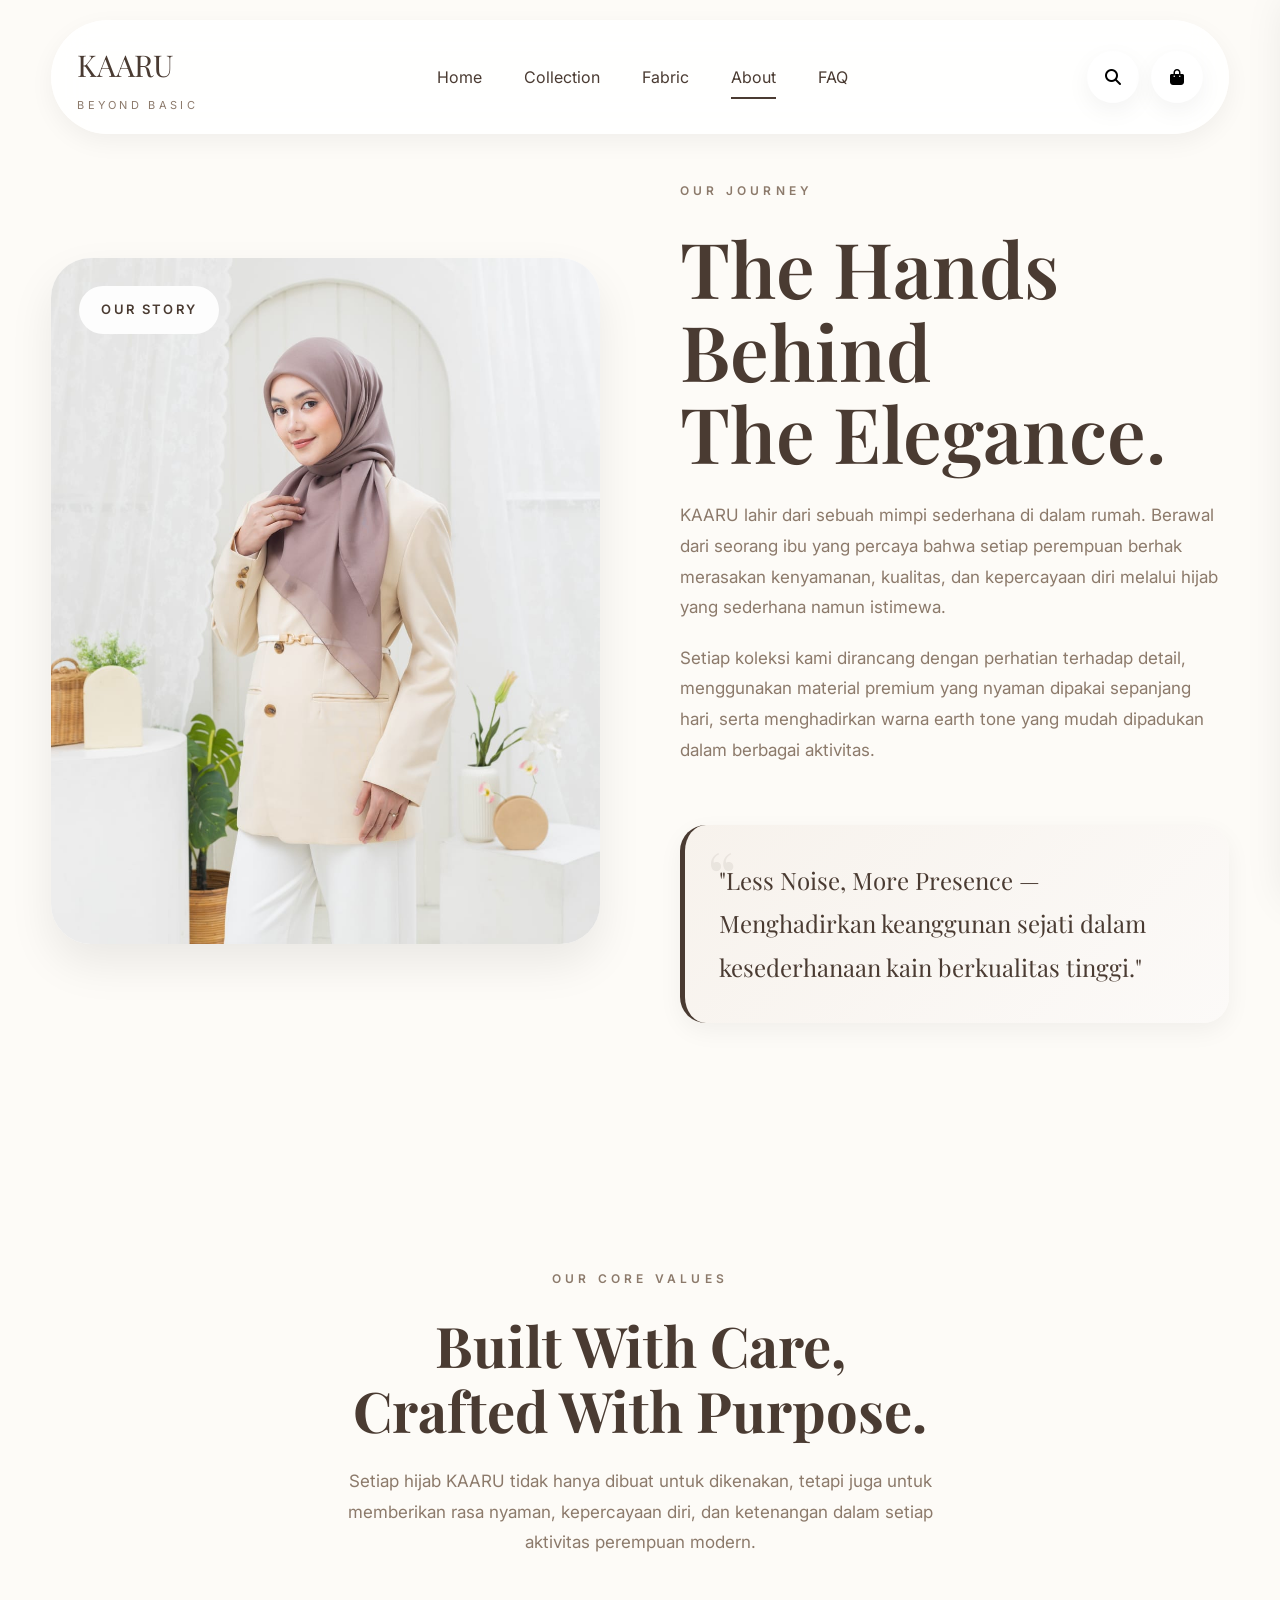
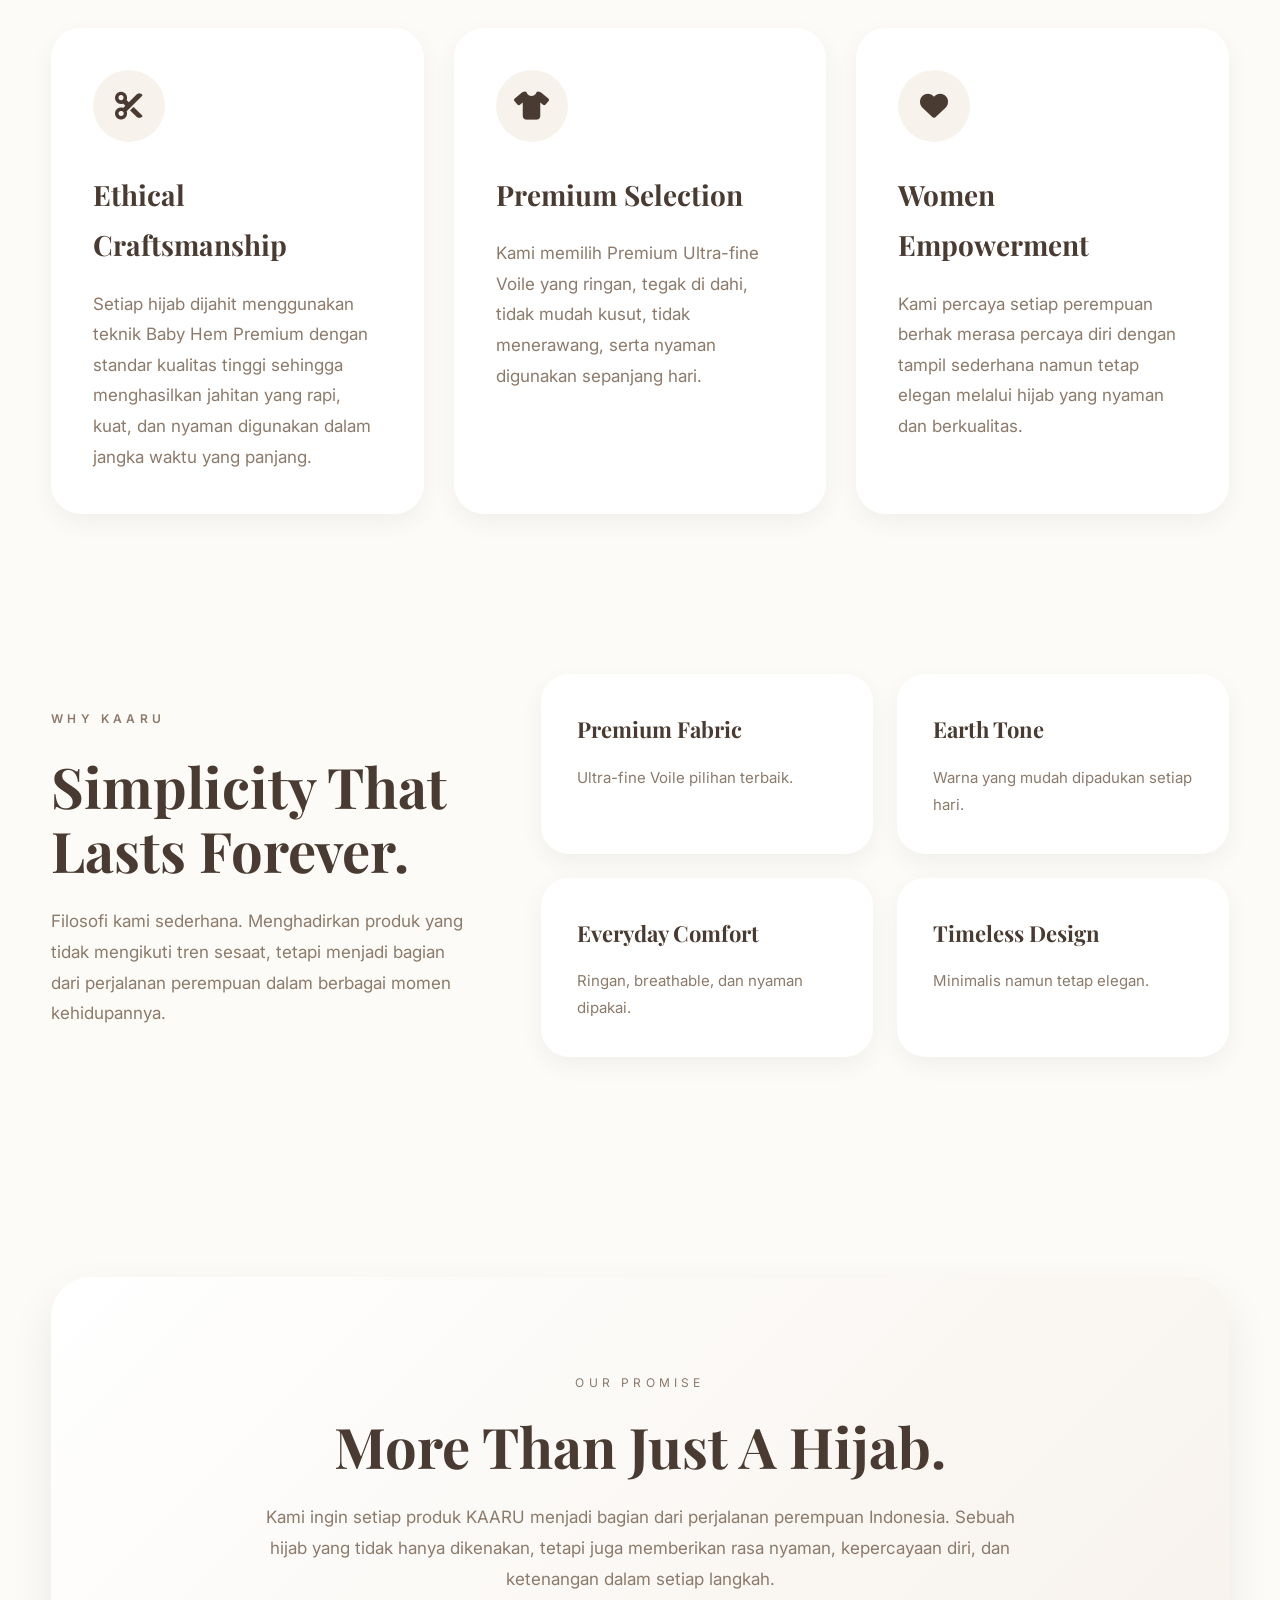
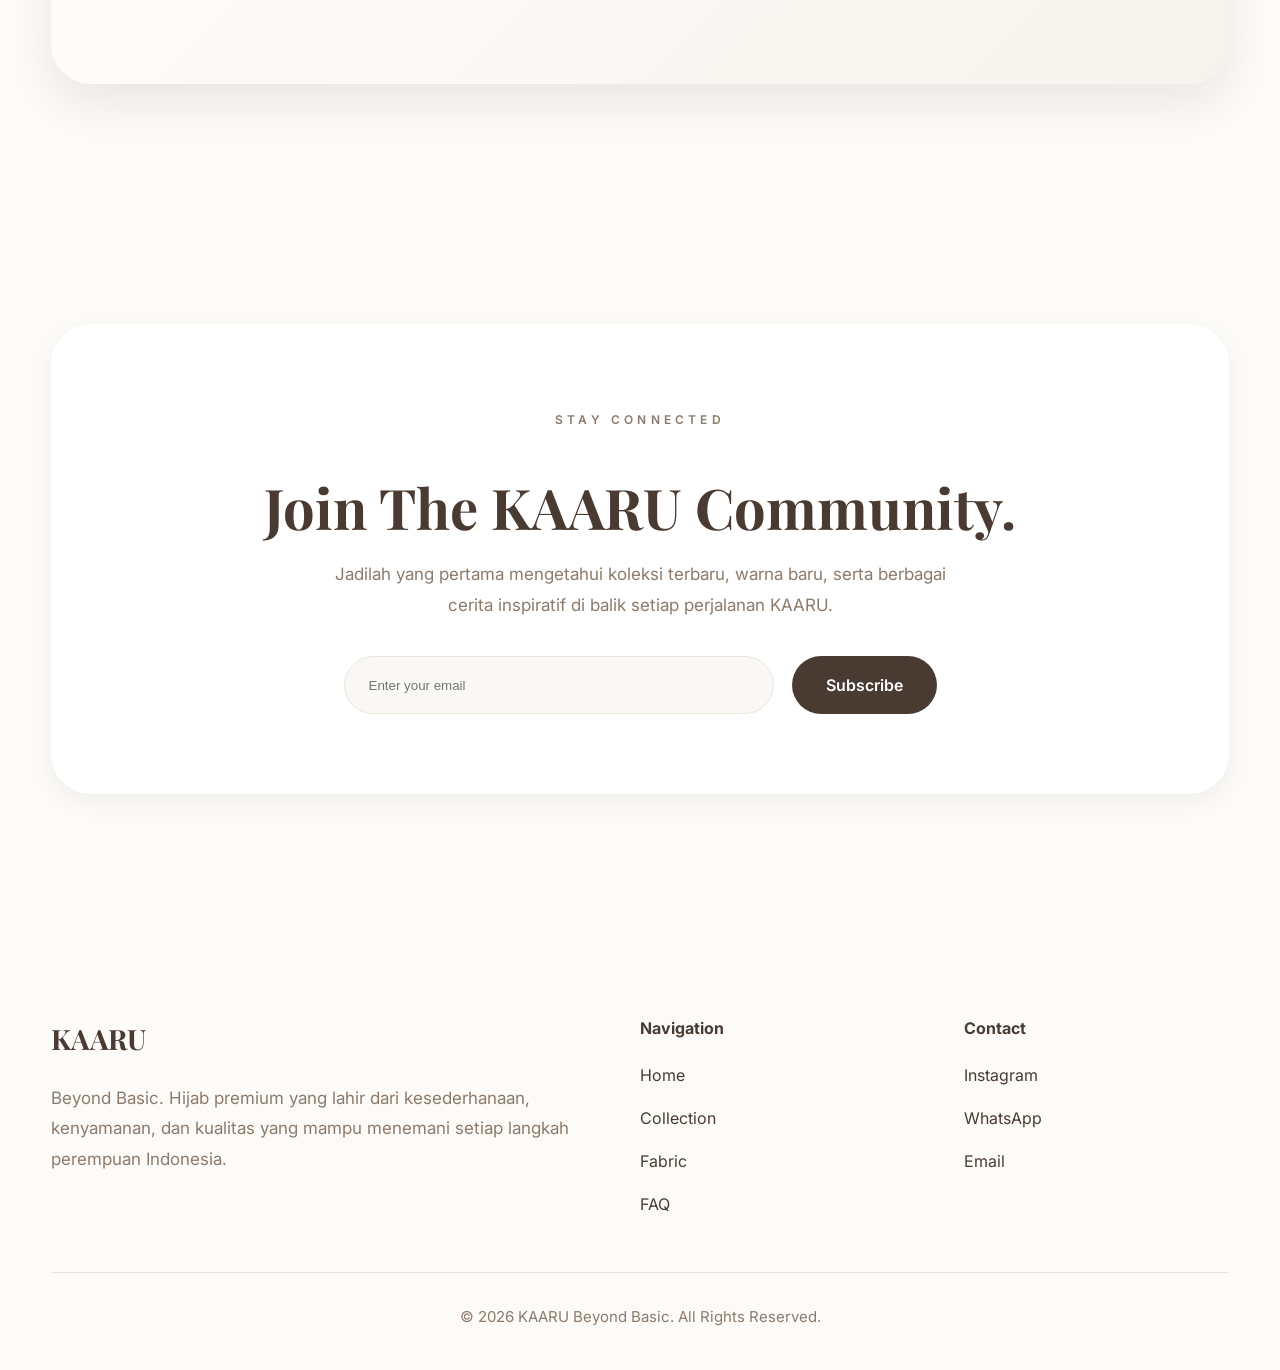
<file: about/index.html>
<!DOCTYPE html>
<html lang="en">

<head>

    <!-- ==================================================
                            META
    =================================================== -->

    <meta charset="UTF-8">

    <meta name="viewport"
        content="width=device-width, initial-scale=1.0">

    <title>

        About • KAARU Beyond Basic

    </title>

    <!-- ==================================================
                        GOOGLE FONT
    =================================================== -->

    <link rel="preconnect"
        href="https://fonts.googleapis.com">

    <link rel="preconnect"
        href="https://fonts.gstatic.com"
        crossorigin>

    <link href="https://fonts.googleapis.com/css2?family=Playfair+Display:wght@500;600;700&family=Inter:wght@300;400;500;600;700&display=swap"
        rel="stylesheet">

    <!-- ==================================================
                        FONT AWESOME
    =================================================== -->

    <link rel="stylesheet"
        href="https://cdnjs.cloudflare.com/ajax/libs/font-awesome/6.7.2/css/all.min.css">

    <!-- ==================================================
                            CSS
    =================================================== -->

    <link rel="stylesheet"
        href="style.css">

</head>

<body>

<!-- ==================================================
                        OVERLAY
=================================================== -->

<div id="overlay"
    class="overlay">

</div>

<!-- ==================================================
                    MOBILE MENU
=================================================== -->

<aside id="mobileMenu"
    class="mobile-menu">

    <div class="mobile-header">

        <h2>

            Navigation

        </h2>

        <button id="closeMenu">

            <i class="fa-solid fa-xmark"></i>

        </button>

    </div>

    <nav class="mobile-nav">

        <a href="../index.html">

            Home

        </a>

        <a href="../collection/index.html">

            Collection

        </a>

        <a href="../fabric/index.html">

            Fabric

        </a>

        <a href="../about/index.html"
            class="active">

            About

        </a>

        <a href="../faq/index.html">

            FAQ

        </a>

    </nav>

</aside>

<!-- ==================================================
                        HEADER
=================================================== -->

<header class="header">

    <div class="container">

        <div class="navbar">

            <!-- Logo -->

            <a href="../index.html"
                class="logo">

                KAARU

                <span>

                    Beyond Basic

                </span>

            </a>

            <!-- Desktop Navigation -->

            <nav class="desktop-nav">

                <a href="../index.html">

                    Home

                </a>

                <a href="../collection/index.html">

                    Collection

                </a>

                <a href="../fabric/index.html">

                    Fabric

                </a>

                <a href="../about/index.html"
                    class="active">

                    About

                </a>

                <a href="../faq/index.html">

                    FAQ

                </a>

            </nav>

            <!-- Right Action -->

            <div class="nav-action">

                <button id="searchBtn"
                    class="icon-btn">

                    <i class="fa-solid fa-magnifying-glass"></i>

                </button>

                <button id="cartBtn"
                    class="icon-btn">

                    <i class="fa-solid fa-bag-shopping"></i>

                </button>

                <button id="menuBtn"
                    class="icon-btn mobile-only">

                    <i class="fa-solid fa-bars"></i>

                </button>

            </div>

        </div>

    </div>

</header>

<!-- ==================================================
                        MAIN
=================================================== -->

<main>

<!-- ==================================================
                    ABOUT HERO
=================================================== -->

<section class="about-section">

    <div class="container">

        <div class="about-layout">

            <!-- ==========================================
            STORY IMAGE
========================================== -->

<div class="story-image">

    <div class="story-badge">

        Our Story

    </div>

    <img
        src="Foto Model 1.jpeg"
        alt="Our Story">

</div>

            <!-- ==========================================
                    STORY CONTENT
            =========================================== -->

            <div class="story-content">

                <span class="section-label">

                    OUR JOURNEY

                </span>

                <h1>

                    The Hands Behind
                    <br>
                    The Elegance.

                </h1>

                <p>

                    KAARU lahir dari sebuah mimpi sederhana di
                    dalam rumah. Berawal dari seorang ibu yang
                    percaya bahwa setiap perempuan berhak
                    merasakan kenyamanan, kualitas, dan
                    kepercayaan diri melalui hijab yang
                    sederhana namun istimewa.

                </p>

                <p>

                    Setiap koleksi kami dirancang dengan
                    perhatian terhadap detail, menggunakan
                    material premium yang nyaman dipakai
                    sepanjang hari, serta menghadirkan warna
                    earth tone yang mudah dipadukan dalam
                    berbagai aktivitas.

                </p>

                <!-- Quote -->

                <blockquote class="brand-quote">

                    "Less Noise, More Presence —
                    Menghadirkan keanggunan sejati
                    dalam kesederhanaan kain
                    berkualitas tinggi."

                </blockquote>

            </div>

        </div>

    </div>

</section>
<!-- ==================================================
                    OUR CORE VALUES
=================================================== -->

<section class="values-section">

    <div class="container">

        <!-- ==========================================
                    SECTION TITLE
        =========================================== -->

        <div class="section-heading">

            <span class="section-label">

                OUR CORE VALUES

            </span>

            <h2>

                Built With Care,
                <br>
                Crafted With Purpose.

            </h2>

            <p>

                Setiap hijab KAARU tidak hanya dibuat untuk
                dikenakan, tetapi juga untuk memberikan rasa
                nyaman, kepercayaan diri, dan ketenangan dalam
                setiap aktivitas perempuan modern.

            </p>

        </div>

        <!-- ==========================================
                    VALUE CARDS
        =========================================== -->

        <div class="values-grid">

            <!-- ===============================
                    CARD 1
            ================================ -->

            <article class="value-card fade-up">

                <div class="value-icon">

                    <i class="fa-solid fa-scissors"></i>

                </div>

                <h3>

                    Ethical Craftsmanship

                </h3>

                <p>

                    Setiap hijab dijahit menggunakan teknik
                    Baby Hem Premium dengan standar kualitas
                    tinggi sehingga menghasilkan jahitan yang
                    rapi, kuat, dan nyaman digunakan dalam
                    jangka waktu yang panjang.

                </p>

            </article>

            <!-- ===============================
                    CARD 2
            ================================ -->

            <article class="value-card fade-up">

                <div class="value-icon">

                    <i class="fa-solid fa-shirt"></i>

                </div>

                <h3>

                    Premium Selection

                </h3>

                <p>

                    Kami memilih Premium Ultra-fine Voile
                    yang ringan, tegak di dahi, tidak mudah
                    kusut, tidak menerawang, serta nyaman
                    digunakan sepanjang hari.

                </p>

            </article>

            <!-- ===============================
                    CARD 3
            ================================ -->

            <article class="value-card fade-up">

                <div class="value-icon">

                    <i class="fa-solid fa-heart"></i>

                </div>

                <h3>

                    Women Empowerment

                </h3>

                <p>

                    Kami percaya setiap perempuan berhak
                    merasa percaya diri dengan tampil
                    sederhana namun tetap elegan melalui
                    hijab yang nyaman dan berkualitas.

                </p>

            </article>

        </div>

    </div>

</section>





<!-- ==================================================
                BRAND HIGHLIGHTS
=================================================== -->

<section class="highlight-section">

    <div class="container">

        <div class="highlight-wrapper">

            <!-- ===============================
                    LEFT
            ================================ -->

            <div class="highlight-text fade-up">

                <span class="section-label">

                    WHY KAARU

                </span>

                <h2>

                    Simplicity That
                    Lasts Forever.

                </h2>

                <p>

                    Filosofi kami sederhana. Menghadirkan
                    produk yang tidak mengikuti tren sesaat,
                    tetapi menjadi bagian dari perjalanan
                    perempuan dalam berbagai momen
                    kehidupannya.

                </p>

            </div>

            <!-- ===============================
                    RIGHT
            ================================ -->

            <div class="highlight-grid">

                <div class="highlight-card">

                    <h3>

                        Premium Fabric

                    </h3>

                    <p>

                        Ultra-fine Voile pilihan terbaik.

                    </p>

                </div>

                <div class="highlight-card">

                    <h3>

                        Earth Tone

                    </h3>

                    <p>

                        Warna yang mudah dipadukan setiap hari.

                    </p>

                </div>

                <div class="highlight-card">

                    <h3>

                        Everyday Comfort

                    </h3>

                    <p>

                        Ringan, breathable,
                        dan nyaman dipakai.

                    </p>

                </div>

                <div class="highlight-card">

                    <h3>

                        Timeless Design

                    </h3>

                    <p>

                        Minimalis namun tetap elegan.

                    </p>

                </div>

            </div>

        </div>

    </div>

</section>





<!-- ==================================================
                    OUR PROMISE
=================================================== -->

<section class="promise-section">

    <div class="container">

        <div class="promise-card fade-up">

            <span>

                OUR PROMISE

            </span>

            <h2>

                More Than
                Just A Hijab.

            </h2>

            <p>

                Kami ingin setiap produk KAARU menjadi bagian
                dari perjalanan perempuan Indonesia.
                Sebuah hijab yang tidak hanya dikenakan,
                tetapi juga memberikan rasa nyaman,
                kepercayaan diri,
                dan ketenangan dalam setiap langkah.

            </p>

        </div>

    </div>

</section>
<!-- ==================================================
                    NEWSLETTER
=================================================== -->

<section class="newsletter-section">

    <div class="container">

        <div class="newsletter-card">

            <span class="section-label">

                STAY CONNECTED

            </span>

            <h2>

                Join The KAARU Community.

            </h2>

            <p>

                Jadilah yang pertama mengetahui koleksi terbaru,
                warna baru, serta berbagai cerita inspiratif
                di balik setiap perjalanan KAARU.

            </p>

            <form
                class="newsletter-form">

                <input

                    type="email"

                    placeholder="Enter your email"

                    required>

                <button type="submit">

                    Subscribe

                </button>

            </form>

        </div>

    </div>

</section>





<!-- ==================================================
                        FOOTER
=================================================== -->

<footer class="footer">

    <div class="container">

        <div class="footer-grid">

            <!-- =======================
                    BRAND
            ======================== -->

            <div>

                <h3>

                    KAARU

                </h3>

                <p>

                    Beyond Basic.

                    Hijab premium yang lahir dari
                    kesederhanaan, kenyamanan,
                    dan kualitas yang mampu
                    menemani setiap langkah
                    perempuan Indonesia.

                </p>

            </div>

            <!-- =======================
                    NAVIGATION
            ======================== -->

            <div>

                <h4>

                    Navigation

                </h4>

                <ul>

                    <li>

                        <a href="../index.html">

                            Home

                        </a>

                    </li>

                    <li>

                        <a href="../collection/index.html">

                            Collection

                        </a>

                    </li>

                    <li>

                        <a href="../fabric/index.html">

                            Fabric

                        </a>

                    </li>

                    <li>

                        <a href="../faq/index.html">

                            FAQ

                        </a>

                    </li>

                </ul>

            </div>

            <!-- =======================
                    CONTACT
            ======================== -->

            <div>

                <h4>

                    Contact

                </h4>

                <ul>

                    <li>

                        Instagram

                    </li>

                    <li>

                        WhatsApp

                    </li>

                    <li>

                        Email

                    </li>

                </ul>

            </div>

        </div>

        <!-- =======================
                COPYRIGHT
        ======================== -->

        <div class="footer-bottom">

            © 2026 KAARU Beyond Basic.
            All Rights Reserved.

        </div>

    </div>

</footer>





<!-- ==================================================
                    BACK TO TOP
=================================================== -->

<button
    id="backToTop">

    <i class="fa-solid fa-arrow-up"></i>

</button>

</main>





<!-- ==================================================
                    JAVASCRIPT
=================================================== -->

<script src="script.js"></script>

</body>

</html>
</file>
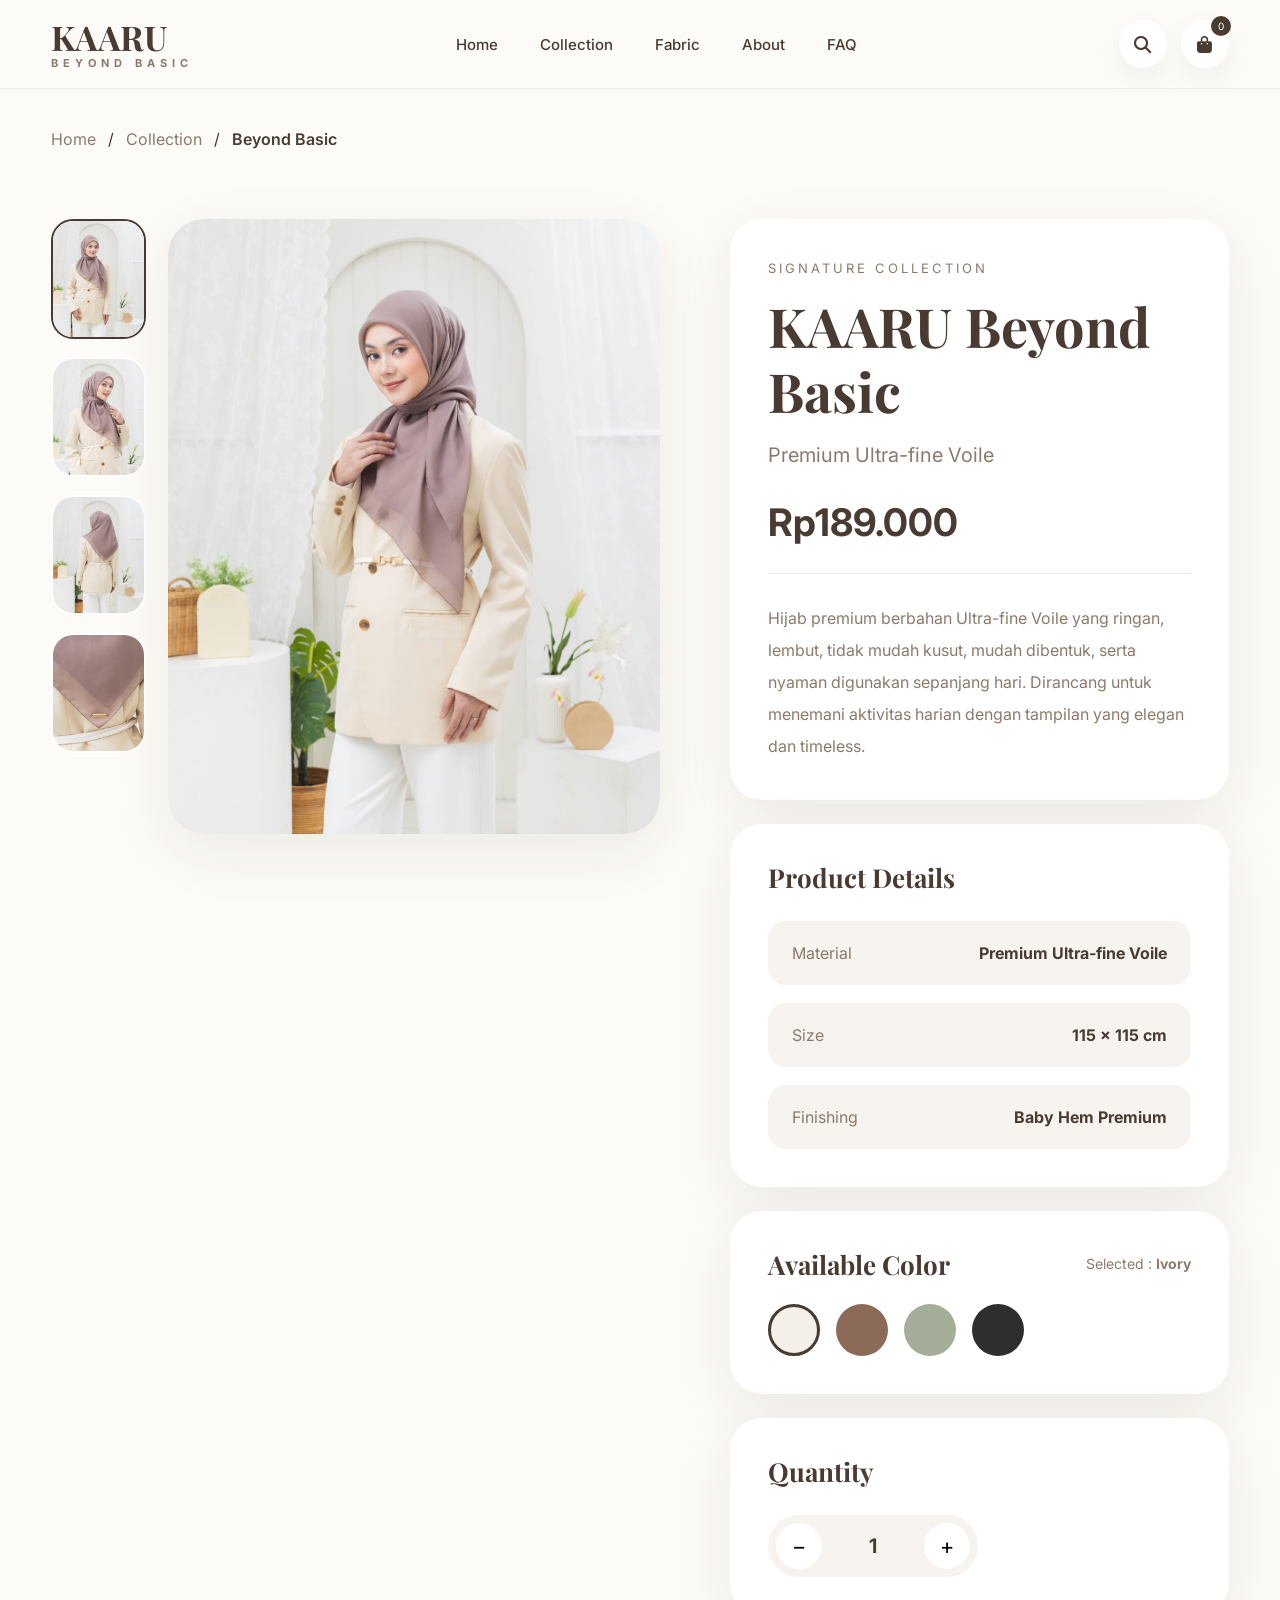
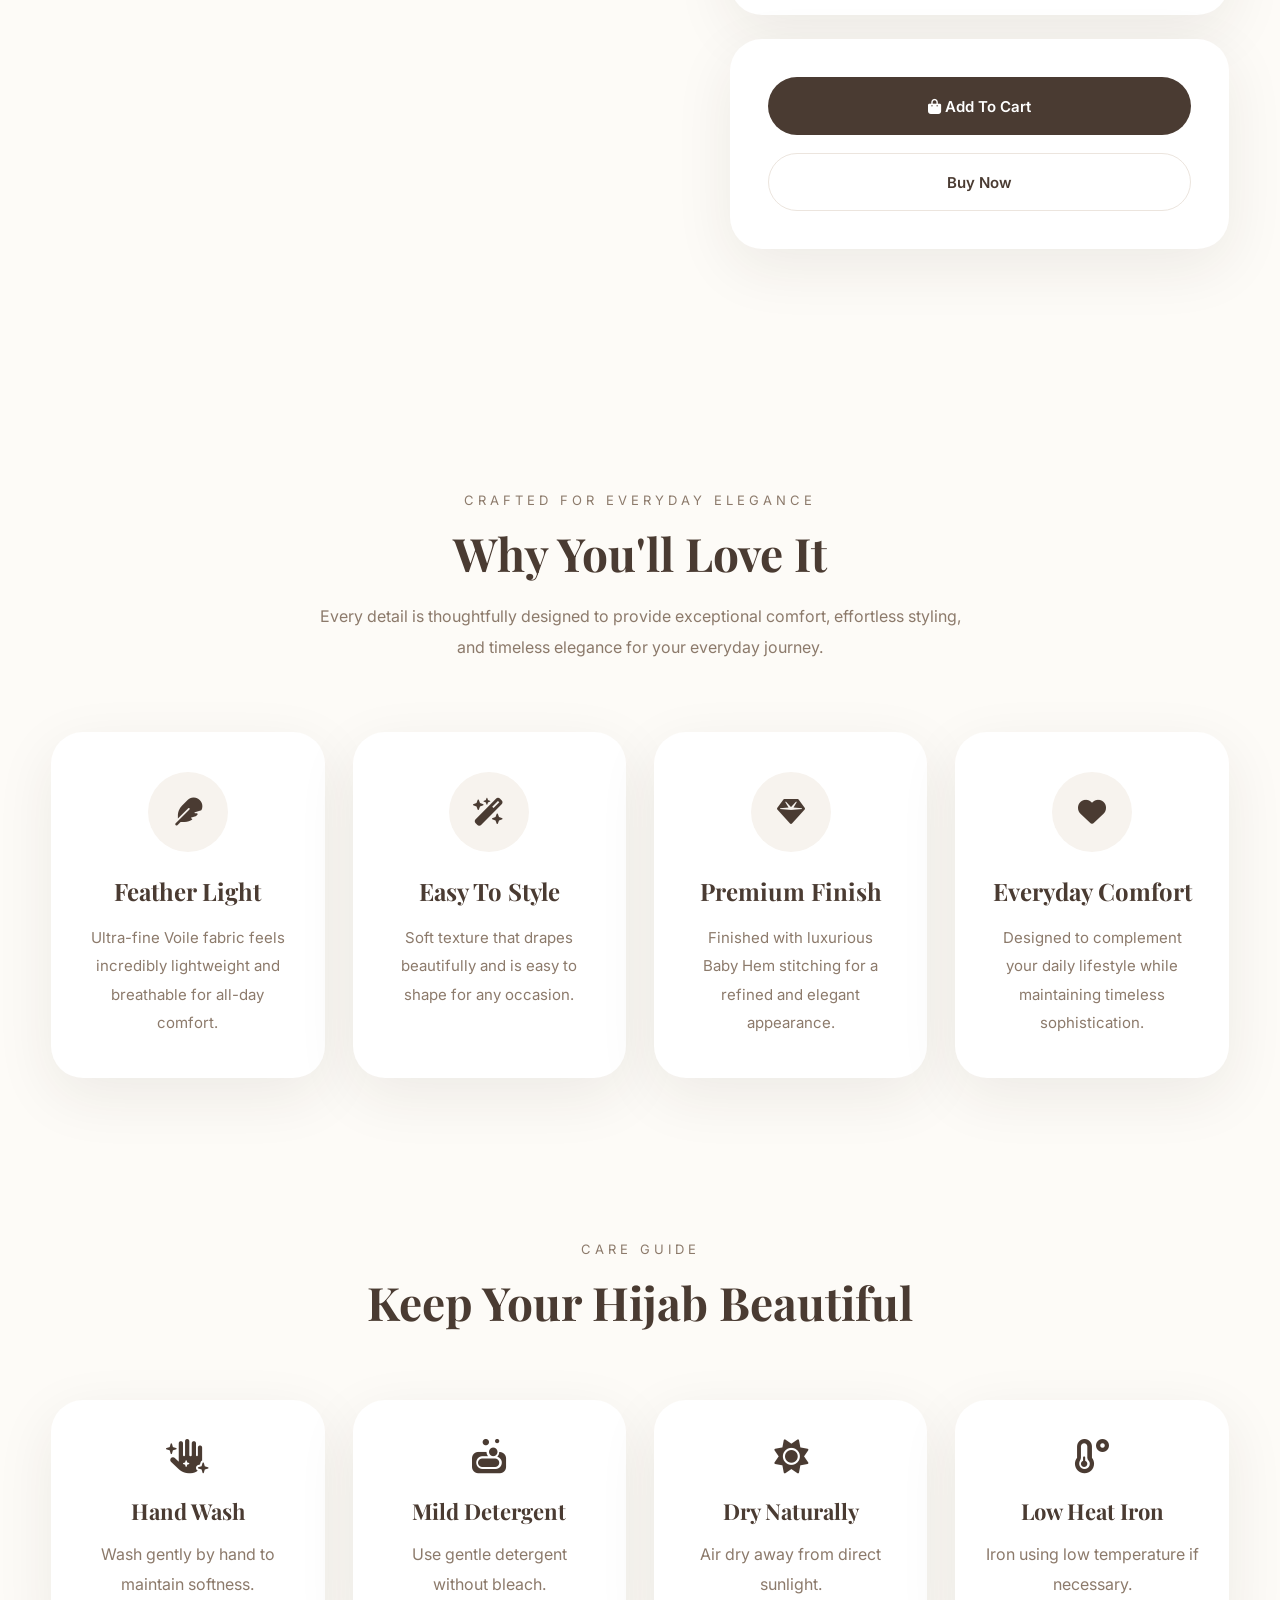
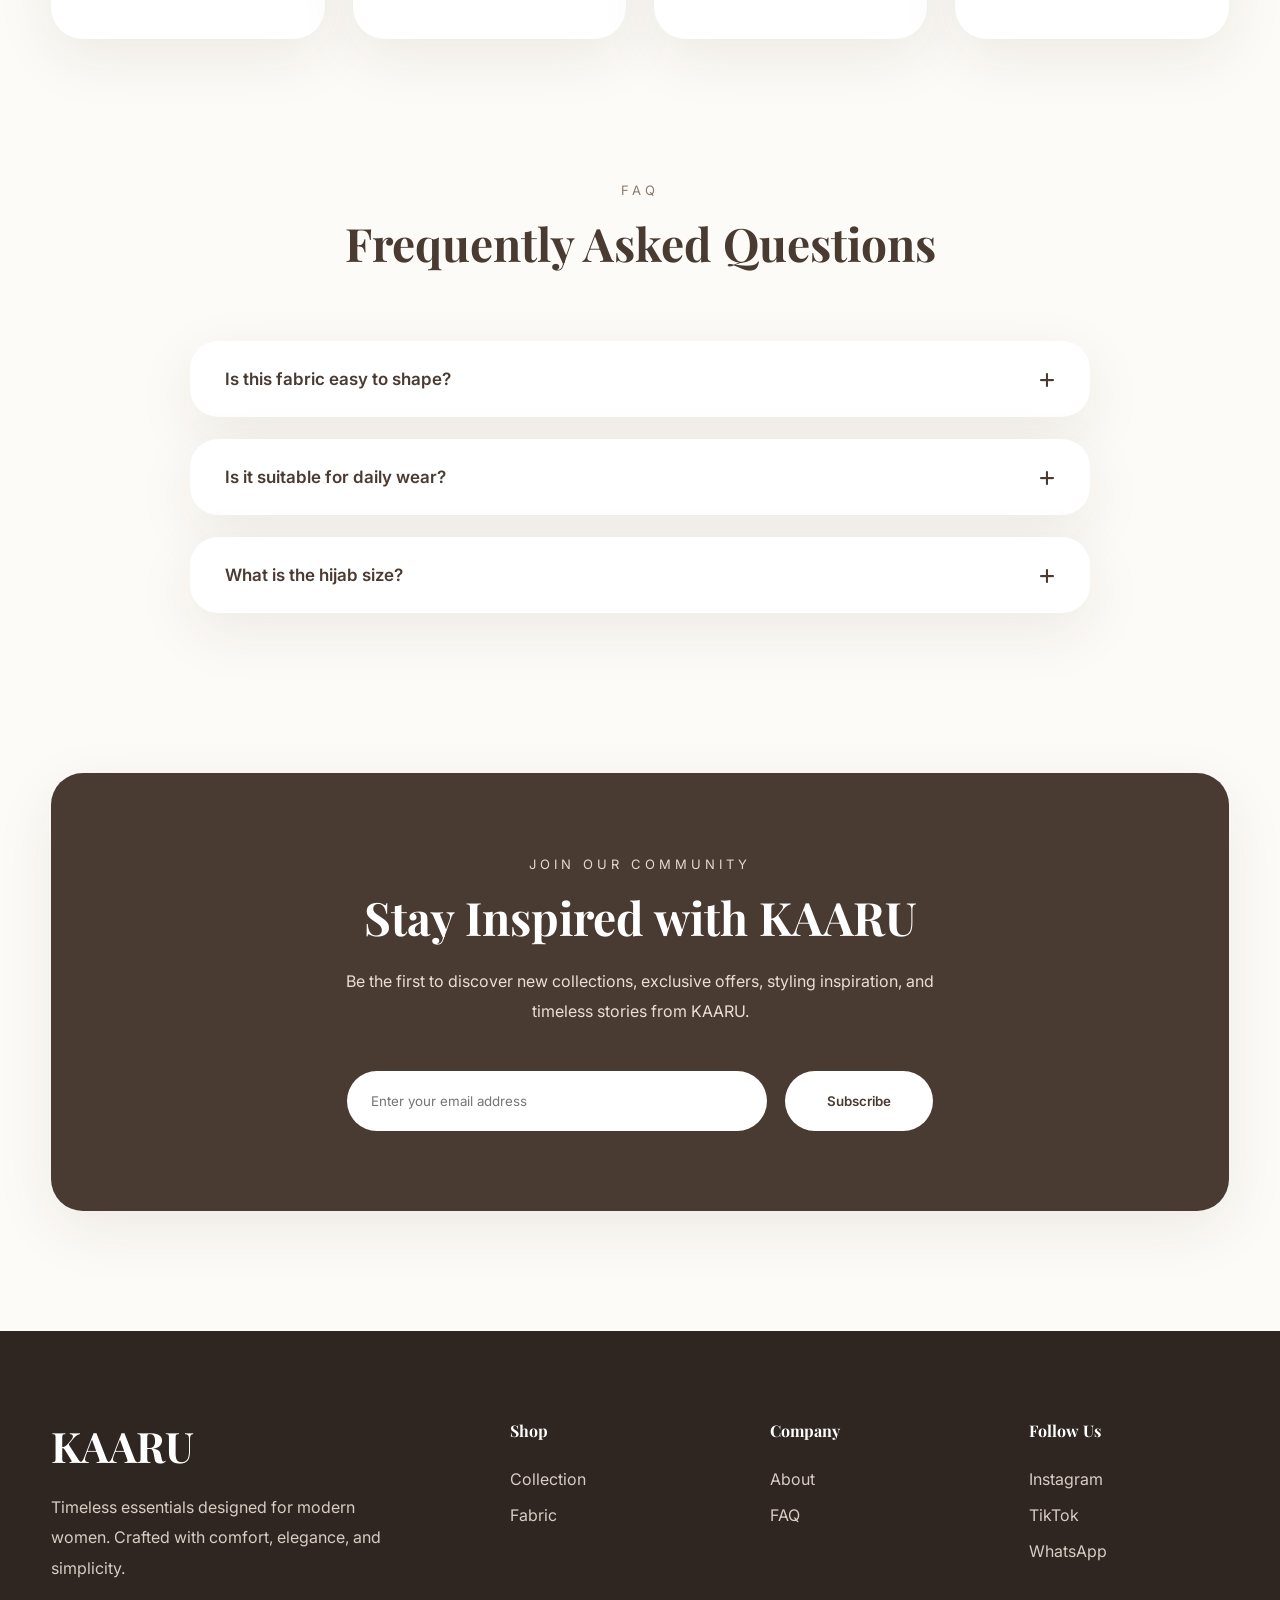
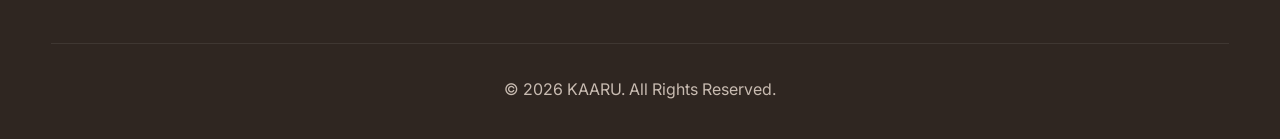
<file: product/index.html>
<!DOCTYPE html>
<html lang="en">

<head>

    <!-- ==========================================
                    META TAG
    =========================================== -->

    <meta charset="UTF-8">

    <meta
        name="viewport"
        content="width=device-width, initial-scale=1.0">

    <title>
        KAARU Beyond Basic | Product
    </title>

    <!-- ==========================================
                    GOOGLE FONT
    =========================================== -->

    <link
        rel="preconnect"
        href="https://fonts.googleapis.com">

    <link
        rel="preconnect"
        href="https://fonts.gstatic.com"
        crossorigin>

    <link
        href="https://fonts.googleapis.com/css2?family=Playfair+Display:wght@500;600;700;800&family=Inter:wght@300;400;500;600;700&display=swap"
        rel="stylesheet">

    <!-- ==========================================
                    FONT AWESOME
    =========================================== -->

    <link
        rel="stylesheet"
        href="https://cdnjs.cloudflare.com/ajax/libs/font-awesome/6.6.0/css/all.min.css">

    <!-- ==========================================
                    CSS
    =========================================== -->

    <link
        rel="stylesheet"
        href="style.css">

</head>

<body>

    <!-- ==========================================
                    OVERLAY
    =========================================== -->

    <div
        id="overlay"
        class="overlay">

    </div>

    <!-- ==========================================
                    HEADER
    =========================================== -->

    <header
        class="header">

        <div
            class="container">

            <div
                class="navbar">

                <!-- =====================
                        LOGO
                ====================== -->

                <a
                    href="../index.html"
                    class="logo">

                    KAARU

                    <span>

                        Beyond Basic

                    </span>

                </a>

                <!-- =====================
                    DESKTOP NAVIGATION
                ====================== -->

                <nav
                    class="desktop-nav">

                    <a href="../index.html">

                        Home

                    </a>

                    <a href="../collection/index.html">

                        Collection

                    </a>

                    <a href="../fabric/index.html">

                        Fabric

                    </a>

                    <a href="../about/index.html">

                        About

                    </a>

                    <a href="../faq/index.html">

                        FAQ

                    </a>

                </nav>

                <!-- =====================
                        NAV ICON
                ====================== -->

                <div
                    class="nav-action">

                    <!-- Search -->

                    <button
                        class="icon-btn"
                        id="searchBtn">

                        <i class="fa-solid fa-magnifying-glass"></i>

                    </button>

                    <!-- Cart -->

                    <button
                        class="icon-btn cart-btn"
                        id="cartBtn">

                        <i class="fa-solid fa-bag-shopping"></i>

                        <span
                            id="cartCount">

                            0

                        </span>

                    </button>

                    <!-- Hamburger -->

                    <button
                        id="menuBtn"
                        class="icon-btn mobile-only">

                        <i class="fa-solid fa-bars"></i>

                    </button>

                </div>

            </div>

        </div>

    </header>

    <!-- ==========================================
                MOBILE MENU
    =========================================== -->

    <aside
        id="mobileMenu"
        class="mobile-menu">

        <!-- Header -->

        <div
            class="mobile-top">

            <h3>

                KAARU

            </h3>

            <button
                id="closeMenu">

                <i class="fa-solid fa-xmark"></i>

            </button>

        </div>

        <!-- Navigation -->

        <nav
            class="mobile-nav">

            <a href="../index.html">

                Home

            </a>

            <a href="../collection/index.html">

                Collection

            </a>

            <a href="../fabric/index.html">

                Fabric

            </a>

            <a href="../about/index.html">

                About

            </a>

            <a href="../faq/index.html">

                FAQ

            </a>

        </nav>

    </aside>

    <!-- ==========================================
                MAIN
    =========================================== -->

    <main>

        <!-- ======================================
                    BREADCRUMB
        ======================================= -->

        <section
            class="breadcrumb">

            <div
                class="container">

                <a href="../index.html">

                    Home

                </a>

                <span>

                    /

                </span>

                <a href="../collection/index.html">

                    Collection

                </a>

                <span>

                    /

                </span>

                <strong>

                    Beyond Basic

                </strong>

            </div>

        </section>
                <!-- ==================================================
                        PRODUCT HERO
        =================================================== -->

        <section class="product-section">

            <div class="container">

                <div class="product-layout">

                    <!-- ==========================================
                                PRODUCT GALLERY
                    =========================================== -->

                    <div class="gallery-wrapper">

                        <!-- =====================
                                THUMBNAILS
                        ====================== -->

                        <div class="thumbnail-list">

                            <button
                                class="thumb active"
                                data-image="Foto Model 2.jpeg">

                                <img
                                    src="Foto Model 2.jpeg"
                                    alt="Thumbnail 1">

                            </button>

                            <button
                                class="thumb"
                                data-image="Foto model 3.jpeg">

                                <img
                                    src="Foto model 3.jpeg"
                                    alt="Thumbnail 2">

                            </button>

                            <button
                                class="thumb"
                                data-image="Foto Model 5.jpeg">

                                <img
                                    src="Foto Model 5.jpeg"
                                    alt="Thumbnail 3">

                            </button>

                            <button
                                class="thumb"
                                data-image="Foto Model 6.jpeg">

                                <img
                                    src="Foto Model 6.jpeg"
                                    alt="Thumbnail 4">

                            </button>

                        </div>

                        <!-- =====================
                                MAIN IMAGE
                        ====================== -->

                        <div class="main-image">

                            <img
                                id="mainProductImage"
                                src="Foto Model 1.jpeg"
                                alt="KAARU Beyond Basic">

                        </div>

                    </div>

                    <!-- ==========================================
                                PRODUCT INFORMATION
                    =========================================== -->

                    <div class="product-info">

                        <!-- =====================
                                PRODUCT CARD
                        ====================== -->

                        <div class="info-card">

                            <span class="product-label">

                                Signature Collection

                            </span>

                            <h1>

                                KAARU Beyond Basic

                            </h1>

                            <p class="product-subtitle">

                                Premium Ultra-fine Voile

                            </p>

                            <div class="price">

                                Rp189.000

                            </div>

                            <div class="divider"></div>

                            <p class="description">

                                Hijab premium berbahan Ultra-fine Voile
                                yang ringan, lembut, tidak mudah kusut,
                                mudah dibentuk, serta nyaman digunakan
                                sepanjang hari.

                                Dirancang untuk menemani aktivitas harian
                                dengan tampilan yang elegan dan timeless.

                            </p>

                        </div>

                        <!-- =====================
                                PRODUCT DETAILS
                        ====================== -->

                        <div class="info-card">

                            <h3 class="card-title">

                                Product Details

                            </h3>

                            <div class="details-grid">

                                <div class="detail-item">

                                    <span>

                                        Material

                                    </span>

                                    <strong>

                                        Premium Ultra-fine Voile

                                    </strong>

                                </div>

                                <div class="detail-item">

                                    <span>

                                        Size

                                    </span>

                                    <strong>

                                        115 × 115 cm

                                    </strong>

                                </div>

                                <div class="detail-item">

                                    <span>

                                        Finishing

                                    </span>

                                    <strong>

                                        Baby Hem Premium

                                    </strong>

                                </div>

                            </div>

                        </div>

                        <!-- =====================
                                COLOR
                        ====================== -->

                        <div class="info-card">

                            <div class="card-header">

                                <h3>

                                    Available Color

                                </h3>

                                <p id="selectedColor">

                                    Selected :
                                    <strong>

                                        Ivory

                                    </strong>

                                </p>

                            </div>

                            <div class="color-list">

                                <button
                                    class="color-swatch active"
                                    data-color="Ivory"
                                    data-image="../assets/images/product/product-1.jpg">

                                </button>

                                <button
                                    class="color-swatch"
                                    data-color="Mocha"
                                    data-image="../assets/images/product/product-2.jpg">

                                </button>

                                <button
                                    class="color-swatch"
                                    data-color="Sage"
                                    data-image="../assets/images/product/product-3.jpg">

                                </button>

                                <button
                                    class="color-swatch"
                                    data-color="Black"
                                    data-image="../assets/images/product/product-4.jpg">

                                </button>

                            </div>

                        </div>

                        <!-- =====================
                                QUANTITY
                        ====================== -->

                        <div class="info-card">

                            <h3 class="card-title">

                                Quantity

                            </h3>

                            <div class="quantity-box">

                                <button
                                    id="minusQty">

                                    −

                                </button>

                                <span
                                    id="qtyValue">

                                    1

                                </span>

                                <button
                                    id="plusQty">

                                    +

                                </button>

                            </div>

                        </div>

                        <!-- =====================
                                ACTION BUTTON
                        ====================== -->

                        <div class="info-card action-card">

                            <button
                                id="addCartBtn"
                                class="btn-primary">

                                <i class="fa-solid fa-bag-shopping"></i>

                                Add To Cart

                            </button>

                            <button
                                id="buyNowBtn"
                                class="btn-secondary">

                                Buy Now

                            </button>

                        </div>

                    </div>

                </div>

            </div>

        </section>
                <!-- ==================================================
                        WHY YOU'LL LOVE IT
        =================================================== -->

        <section class="features-section">

            <div class="container">

                <!-- ==========================================
                            SECTION TITLE
                =========================================== -->

                <div class="section-heading">

                    <span class="section-subtitle">

                        Crafted For Everyday Elegance

                    </span>

                    <h2 class="section-title">

                        Why You'll Love It

                    </h2>

                    <p class="section-description">

                        Every detail is thoughtfully designed to provide
                        exceptional comfort, effortless styling,
                        and timeless elegance for your everyday journey.

                    </p>

                </div>

                <!-- ==========================================
                            FEATURE GRID
                =========================================== -->

                <div class="feature-grid">

                    <!-- Card 1 -->

                    <div class="feature-card">

                        <div class="feature-icon">

                            <i class="fa-solid fa-feather"></i>

                        </div>

                        <h3>

                            Feather Light

                        </h3>

                        <p>

                            Ultra-fine Voile fabric feels incredibly
                            lightweight and breathable for all-day comfort.

                        </p>

                    </div>

                    <!-- Card 2 -->

                    <div class="feature-card">

                        <div class="feature-icon">

                            <i class="fa-solid fa-wand-magic-sparkles"></i>

                        </div>

                        <h3>

                            Easy To Style

                        </h3>

                        <p>

                            Soft texture that drapes beautifully
                            and is easy to shape for any occasion.

                        </p>

                    </div>

                    <!-- Card 3 -->

                    <div class="feature-card">

                        <div class="feature-icon">

                            <i class="fa-solid fa-gem"></i>

                        </div>

                        <h3>

                            Premium Finish

                        </h3>

                        <p>

                            Finished with luxurious Baby Hem stitching
                            for a refined and elegant appearance.

                        </p>

                    </div>

                    <!-- Card 4 -->

                    <div class="feature-card">

                        <div class="feature-icon">

                            <i class="fa-solid fa-heart"></i>

                        </div>

                        <h3>

                            Everyday Comfort

                        </h3>

                        <p>

                            Designed to complement your daily lifestyle
                            while maintaining timeless sophistication.

                        </p>

                    </div>

                </div>

            </div>

        </section>
                <!-- ==================================================
                        CARE INSTRUCTION
        =================================================== -->

        <section class="care-section">

            <div class="container">

                <div class="section-heading">

                    <span class="section-subtitle">

                        Care Guide

                    </span>

                    <h2 class="section-title">

                        Keep Your Hijab Beautiful

                    </h2>

                </div>

                <div class="care-grid">

                    <div class="care-card">

                        <i class="fa-solid fa-hand-sparkles"></i>

                        <h3>

                            Hand Wash

                        </h3>

                        <p>

                            Wash gently by hand to maintain softness.

                        </p>

                    </div>

                    <div class="care-card">

                        <i class="fa-solid fa-soap"></i>

                        <h3>

                            Mild Detergent

                        </h3>

                        <p>

                            Use gentle detergent without bleach.

                        </p>

                    </div>

                    <div class="care-card">

                        <i class="fa-solid fa-sun"></i>

                        <h3>

                            Dry Naturally

                        </h3>

                        <p>

                            Air dry away from direct sunlight.

                        </p>

                    </div>

                    <div class="care-card">

                        <i class="fa-solid fa-temperature-low"></i>

                        <h3>

                            Low Heat Iron

                        </h3>

                        <p>

                            Iron using low temperature if necessary.

                        </p>

                    </div>

                </div>

            </div>

        </section>
        <!-- ==================================================
                    FAQ
================================================== -->

<section class="faq-section">

    <div class="container">

        <div class="section-heading">

            <span class="section-subtitle">

                FAQ

            </span>

            <h2 class="section-title">

                Frequently Asked Questions

            </h2>

        </div>

        <div class="faq-list">

            <div class="faq-item">

                <button class="faq-question">

                    <span>

                        Is this fabric easy to shape?

                    </span>

                    <i class="fa-solid fa-plus"></i>

                </button>

                <div class="faq-answer">

                    <p>

                        Yes, Ultra-fine Voile is soft,
                        lightweight,
                        and easy to style throughout the day.

                    </p>

                </div>

            </div>

            <div class="faq-item">

                <button class="faq-question">

                    <span>

                        Is it suitable for daily wear?

                    </span>

                    <i class="fa-solid fa-plus"></i>

                </button>

                <div class="faq-answer">

                    <p>

                        Absolutely.
                        The breathable material keeps you comfortable
                        during daily activities.

                    </p>

                </div>

            </div>

            <div class="faq-item">

                <button class="faq-question">

                    <span>

                        What is the hijab size?

                    </span>

                    <i class="fa-solid fa-plus"></i>

                </button>

                <div class="faq-answer">

                    <p>

                        The size is 115 × 115 cm with Premium Baby Hem finishing.

                    </p>

                </div>

            </div>

        </div>

    </div>

</section>
        

        <!-- ==================================================
                        NEWSLETTER
        =================================================== -->

        <section class="newsletter">

            <div class="container">

                <div class="newsletter-card">

                    <span class="section-subtitle">

                        Join Our Community

                    </span>

                    <h2 class="section-title">

                        Stay Inspired with KAARU

                    </h2>

                    <p class="section-description">

                        Be the first to discover new collections,
                        exclusive offers,
                        styling inspiration,
                        and timeless stories from KAARU.

                    </p>

                    <form class="newsletter-form">

                        <input
                            type="email"
                            placeholder="Enter your email address"
                            required>

                        <button type="submit">

                            Subscribe

                        </button>

                    </form>

                </div>

            </div>

        </section>

    </main>

    <!-- ==================================================
                        FOOTER
    =================================================== -->

    <footer class="footer">

        <div class="container">

            <div class="footer-grid">

                <!-- BRAND -->

                <div class="footer-brand">

                    <h2>

                        KAARU

                    </h2>

                    <p>

                        Timeless essentials designed for modern women.
                        Crafted with comfort, elegance,
                        and simplicity.

                    </p>

                </div>

                <!-- SHOP -->

                <div class="footer-column">

                    <h4>

                        Shop

                    </h4>

                    <a href="../collection/index.html">

                        Collection

                    </a>

                    <a href="../fabric/index.html">

                        Fabric

                    </a>

                </div>

                <!-- COMPANY -->

                <div class="footer-column">

                    <h4>

                        Company

                    </h4>

                    <a href="../about/index.html">

                        About

                    </a>

                    <a href="../faq/index.html">

                        FAQ

                    </a>

                </div>

                <!-- SOCIAL -->

                <div class="footer-column">

                    <h4>

                        Follow Us

                    </h4>

                    <a href="#">

                        Instagram

                    </a>

                    <a href="#">

                        TikTok

                    </a>

                    <a href="#">

                        WhatsApp

                    </a>

                </div>

            </div>

            <!-- Footer Bottom -->

            <div class="footer-bottom">

                <p>

                    © 2026 KAARU.
                    All Rights Reserved.

                </p>

            </div>

        </div>

    </footer>
<!-- ==================================================
                    CART OVERLAY
================================================== -->

<div
    id="cartOverlay"
    class="cart-overlay">

</div>

<!-- ==================================================
                    CART DRAWER
================================================== -->

<aside
    id="cartDrawer"
    class="cart-drawer">

    <!-- ==========================
            HEADER
    =========================== -->

    <div class="cart-header">

        <div>

            <h2>

                Shopping Bag

            </h2>

            <p>

                <span id="drawerCount">

                    0

                </span>

                Item

            </p>

        </div>

        <button
            id="closeCart"
            class="cart-close">

            <i class="fa-solid fa-xmark"></i>

        </button>

    </div>

    <!-- ==========================
            CART LIST
    =========================== -->

    <div
        id="cartItems"
        class="cart-items">

        <!-- Render JavaScript -->

    </div>

    <!-- ==========================
            FOOTER
    =========================== -->

    <div class="cart-footer">

        <div class="subtotal">

            <span>

                Subtotal

            </span>

            <strong
                id="cartSubtotal">

                Rp0

            </strong>

        </div>

        <button
            id="continueShopping"
            class="btn-secondary">

            Continue Shopping

        </button>

        <button
            id="checkoutBtn"
            class="btn-primary">

            Checkout

        </button>

    </div>

</aside>
    <!-- ==================================================
                        JAVASCRIPT
    =================================================== -->

    <script src="script.js"></script>

</body>

</html>
</file>
<file: about/style.css>
/* ==================================================
                KAARU ABOUT PAGE
                STYLE.CSS
==================================================*/



/* ==================================================
                    GOOGLE FONT
==================================================*/

@import url('https://fonts.googleapis.com/css2?family=Inter:wght@300;400;500;600;700&family=Playfair+Display:wght@500;600;700&display=swap');



/* ==================================================
                    RESET
==================================================*/

*{

    margin:0;

    padding:0;

    box-sizing:border-box;

}

html{

    scroll-behavior:smooth;

}

body{

    font-family:"Inter",sans-serif;

    background:#FDFBF7;

    color:#4A3B32;

    overflow-x:hidden;

    line-height:1.8;

}

img{

    display:block;

    width:100%;

    height:auto;

}

a{

    text-decoration:none;

    color:inherit;

}

button{

    border:none;

    background:none;

    cursor:pointer;

    font:inherit;

}

ul{

    list-style:none;

}
/* ==================================================
                    ROOT
==================================================*/

:root{

    --bg:#FDFBF7;

    --white:#ffffff;

    --primary:#4A3B32;

    --secondary:#8C7A6B;

    --soft:#F7F2EC;

    --border:#ECE4DA;

    --shadow-sm:
        0 8px 25px rgba(0,0,0,.05);

    --shadow-md:
        0 20px 45px rgba(0,0,0,.08);

    --shadow-lg:
        0 35px 80px rgba(0,0,0,.10);

    --radius:32px;

    --transition:.35s ease;

}
/* ==================================================
                TYPOGRAPHY
==================================================*/

h1,

h2,

h3,

.logo{

    font-family:

    "Playfair Display",

    serif;

}

h1{

    font-size:clamp(52px,6vw,82px);

    line-height:1.08;

    font-weight:600;

}

h2{

    font-size:clamp(38px,5vw,56px);

    line-height:1.15;

}

h3{

    font-size:28px;

    margin-bottom:16px;

}

p{

    font-size:17px;

    color:var(--secondary);

}

.section-label{

    display:inline-block;

    font-size:12px;

    text-transform:uppercase;

    letter-spacing:.35em;

    color:var(--secondary);

    margin-bottom:24px;

    font-weight:600;

}
/* ==================================================
                CONTAINER
==================================================*/

.container{

    width:min(92%,1280px);

    margin:auto;

}

section{

    padding:120px 0;

}
/* ==================================================
                    HEADER
==================================================*/

.header{

    position:fixed;

    top:20px;

    left:0;

    width:100%;

    z-index:1000;

    transition:.35s;

}

.header.scrolled{

    top:12px;

}

.navbar{

    display:flex;

    justify-content:space-between;

    align-items:center;

    padding:18px 26px;

    background:rgba(255,255,255,.88);

    backdrop-filter:blur(18px);

    border-radius:999px;

    box-shadow:var(--shadow-sm);

}

.logo{

    display:flex;

    flex-direction:column;

    font-size:30px;

}

.logo span{

    margin-top:4px;

    font-family:"Inter",sans-serif;

    font-size:11px;

    text-transform:uppercase;

    letter-spacing:.3em;

    color:var(--secondary);

}
/* ==================================================
                DESKTOP NAVIGATION
==================================================*/

.desktop-nav{

    display:flex;

    align-items:center;

    gap:42px;

}

.desktop-nav a{

    position:relative;

    transition:.3s;

}

.desktop-nav a::after{

    content:"";

    position:absolute;

    left:0;

    bottom:-8px;

    width:0;

    height:2px;

    background:var(--primary);

    transition:.3s;

}

.desktop-nav a:hover::after,

.desktop-nav a.active::after{

    width:100%;

}
/* ==================================================
                NAV ACTION
==================================================*/

.nav-action{

    display:flex;

    align-items:center;

    gap:12px;

}

.icon-btn{

    width:52px;

    height:52px;

    border-radius:50%;

    display:flex;

    justify-content:center;

    align-items:center;

    background:#fff;

    box-shadow:var(--shadow-sm);

    transition:var(--transition);

}

.icon-btn:hover{

    transform:translateY(-3px);

}

.mobile-only{

    display:none;

}
/* ==================================================
                MOBILE MENU
==================================================*/

.overlay{

    position:fixed;

    inset:0;

    background:rgba(0,0,0,.35);

    opacity:0;

    visibility:hidden;

    transition:.35s;

    z-index:998;

}

.overlay.active{

    opacity:1;

    visibility:visible;

}

.mobile-menu{

    position:fixed;

    top:0;

    right:-340px;

    width:320px;

    height:100vh;

    background:#fff;

    transition:.4s;

    z-index:999;

    display:flex;

    flex-direction:column;

    box-shadow:-15px 0 40px rgba(0,0,0,.08);

}

.mobile-menu.active{

    right:0;

}

.mobile-header{

    display:flex;

    justify-content:space-between;

    align-items:center;

    padding:28px;

    border-bottom:1px solid var(--border);

}

.mobile-nav{

    display:flex;

    flex-direction:column;

    padding:24px;

}

.mobile-nav a{

    padding:18px 6px;

    border-bottom:1px solid var(--border);

    transition:.3s;

}

.mobile-nav a:hover{

    color:var(--primary);

}
/* ==================================================
                ABOUT HERO
==================================================*/

.about-section{

    padding-top:180px;

}

.about-layout{

    display:grid;

    grid-template-columns:1fr 1fr;

    gap:80px;

    align-items:center;

}




/* ==================================================
                STORY IMAGE
==================================================*/

.story-image{

    position:relative;
    width:100%;
    aspect-ratio:4/5;
    overflow:hidden;
    border-radius:40px;
    box-shadow:var(--shadow-md);
    background:#fff;

}

.story-image img{

    width:100%;

    height:100%;

    object-fit:cover;

    display:block;

}

.story-badge{

    position:absolute;

    top:28px;

    left:28px;

    z-index:5;

    background:rgba(255,255,255,.9);

    backdrop-filter:blur(10px);

    padding:12px 22px;

    border-radius:999px;

    font-size:13px;

    letter-spacing:.18em;

    text-transform:uppercase;

    color:var(--primary);

    font-weight:600;

}
/* ==================================================
                STORY CONTENT
==================================================*/

.story-content{

    display:flex;

    flex-direction:column;

    justify-content:center;

}

.story-content h1{

    margin-bottom:26px;

    max-width:560px;

}

.story-content p{

    margin-bottom:20px;

    max-width:620px;

    color:var(--secondary);

}
/* ==================================================
                BRAND QUOTE
==================================================*/

.brand-quote{

    margin-top:40px;

    padding:34px;

    background:linear-gradient(

        135deg,

        #F7F2EC,

        #FCFAF8

    );

    border-left:5px solid var(--primary);

    border-radius:26px;

    font-family:

        "Playfair Display",

        serif;

    font-size:24px;

    line-height:1.8;

    color:var(--primary);

    box-shadow:var(--shadow-sm);

    position:relative;

}

.brand-quote::before{

    content:"“";

    position:absolute;

    top:14px;

    left:22px;

    font-size:72px;

    color:rgba(74,59,50,.08);

    line-height:1;

}
/* ==================================================
                SECTION HEADING
==================================================*/

.section-heading{

    max-width:760px;

    margin:0 auto 70px;

    text-align:center;

}

.section-heading h2{

    margin-bottom:24px;

}

.section-heading p{

    max-width:620px;

    margin:auto;

}
/* ==================================================
                VALUES GRID
==================================================*/

.values-grid{

    display:grid;

    grid-template-columns:repeat(3,1fr);

    gap:30px;

}
/* ==================================================
                VALUE CARD
==================================================*/

.value-card{

    background:#fff;

    padding:42px;

    border-radius:30px;

    box-shadow:var(--shadow-sm);

    transition:var(--transition);

}

.value-card:hover{

    transform:translateY(-8px);

    box-shadow:var(--shadow-lg);

}

.value-icon{

    width:72px;

    height:72px;

    border-radius:50%;

    background:var(--soft);

    display:flex;

    justify-content:center;

    align-items:center;

    font-size:28px;

    color:var(--primary);

    margin-bottom:28px;

}

.value-card h3{

    margin-bottom:18px;

}

.value-card p{

    color:var(--secondary);

}
/* ==================================================
                BRAND HIGHLIGHT
==================================================*/

.highlight-section{

    padding-top:40px;

}

.highlight-wrapper{

    display:grid;

    grid-template-columns:420px 1fr;

    gap:70px;

    align-items:center;

}

.highlight-text h2{

    margin-bottom:24px;

}

.highlight-text p{

    max-width:420px;

}

.highlight-grid{

    display:grid;

    grid-template-columns:repeat(2,1fr);

    gap:24px;

}

.highlight-card{

    background:#fff;

    border-radius:28px;

    padding:36px;

    box-shadow:var(--shadow-sm);

    transition:var(--transition);

}

.highlight-card:hover{

    transform:translateY(-6px);

    box-shadow:var(--shadow-md);

}

.highlight-card h3{

    margin-bottom:14px;

    font-size:22px;

}

.highlight-card p{

    font-size:15px;

}
/* ==================================================
                OUR PROMISE
==================================================*/

.promise-section{

    padding-top:100px;

}

.promise-card{

    background:linear-gradient(

        135deg,

        #FFFFFF,

        #F7F2EC

    );

    border-radius:40px;

    padding:90px;

    text-align:center;

    box-shadow:var(--shadow-md);

}

.promise-card span{

    display:inline-block;

    letter-spacing:.35em;

    text-transform:uppercase;

    color:var(--secondary);

    margin-bottom:20px;

    font-size:12px;

}

.promise-card h2{

    margin-bottom:24px;

}

.promise-card p{

    max-width:760px;

    margin:auto;

}
/* ==================================================
                NEWSLETTER
==================================================*/

.newsletter-section{

    padding-top:120px;

}

.newsletter-card{

    background:#fff;

    border-radius:40px;

    padding:80px;

    text-align:center;

    box-shadow:var(--shadow-sm);

}

.newsletter-card h2{

    margin:20px 0;

}

.newsletter-card p{

    max-width:620px;

    margin:0 auto 36px;

}

.newsletter-form{

    display:flex;

    justify-content:center;

    gap:18px;

    flex-wrap:wrap;

}

.newsletter-form input{

    width:430px;

    max-width:100%;

    height:58px;

    border:1px solid var(--border);

    border-radius:999px;

    padding:0 24px;

    background:#FAF8F5;

}

.newsletter-form button{

    height:58px;

    padding:0 34px;

    border-radius:999px;

    background:var(--primary);

    color:#fff;

    font-weight:600;

    transition:.3s;

}

.newsletter-form button:hover{

    transform:translateY(-2px);

}
/* ==================================================
                    FOOTER
==================================================*/

.footer{

    padding:100px 0 40px;

}

.footer-grid{

    display:grid;

    grid-template-columns:2fr 1fr 1fr;

    gap:60px;

    padding-bottom:40px;

    border-bottom:1px solid var(--border);

}

.footer h3{

    margin-bottom:18px;

}

.footer h4{

    margin-bottom:18px;

}

.footer li{

    margin-bottom:14px;

}

.footer a{

    transition:.3s;

}

.footer a:hover{

    color:var(--primary);

}

.footer-bottom{

    text-align:center;

    margin-top:30px;

    color:var(--secondary);

    font-size:15px;

}
/* ==================================================
                BACK TO TOP
==================================================*/

#backToTop{

    position:fixed;

    right:28px;

    bottom:28px;

    width:56px;

    height:56px;

    border-radius:50%;

    background:var(--primary);

    color:#fff;

    display:flex;

    justify-content:center;

    align-items:center;

    opacity:0;

    visibility:hidden;

    transition:.35s;

    z-index:1000;

    box-shadow:var(--shadow-md);

}

#backToTop.show{

    opacity:1;

    visibility:visible;

}
/* ==================================================
                REVEAL ANIMATION
==================================================*/

.fade-up{

    opacity:0;

    transform:translateY(40px);

    transition:

        opacity .8s ease,

        transform .8s ease;

}

.fade-up.show{

    opacity:1;

    transform:translateY(0);

}
/* ==================================================
                TOAST
==================================================*/

.toast{

    position:fixed;

    left:50%;

    bottom:30px;

    transform:translateX(-50%) translateY(30px);

    background:#4A3B32;

    color:#fff;

    padding:16px 26px;

    border-radius:999px;

    display:flex;

    align-items:center;

    gap:12px;

    opacity:0;

    visibility:hidden;

    transition:.35s;

    z-index:3000;

    box-shadow:var(--shadow-lg);

}

.toast.show{

    opacity:1;

    visibility:visible;

    transform:translateX(-50%) translateY(0);

}
/* ==================================================
                RESPONSIVE
==================================================*/

@media (max-width:1024px){

    .about-layout{

        grid-template-columns:1fr;
        gap:60px;

    }

    .highlight-wrapper{

        grid-template-columns:1fr;
        gap:40px;

    }

    .values-grid{

        grid-template-columns:1fr;

    }

    .footer-grid{

        grid-template-columns:1fr 1fr;

    }

}



@media (max-width:768px){

    /* ========= NAVBAR ========= */

    .desktop-nav{

        display:none;

    }

    .mobile-only{

        display:flex;

    }

    .about-section{

        padding-top:140px;

    }

    /* ========= STORY IMAGE ========= */

    .story-image{

        height:520px;
        border-radius:30px;

    }

    /* ========= TEXT ========= */

    .story-content h1{

    font-size:56px;
    line-height:1.05;

}

.story-content p{

    font-size:16px;

}

    /* ========= VALUES ========= */

    .highlight-grid{

        grid-template-columns:1fr;

    }

    /* ========= NEWSLETTER ========= */

    .newsletter-card,
    .promise-card{

        padding:48px 32px;

    }

    .newsletter-form{

        flex-direction:column;

    }

    .newsletter-form input,
    .newsletter-form button{

        width:100%;

    }

    /* ========= FOOTER ========= */

    .footer-grid{

        grid-template-columns:1fr;
        gap:40px;

    }

}



@media (max-width:480px){

    section{

        padding:80px 0;

    }

    .container{

        width:92%;

    }

    .about-section{

        padding-top:120px;

    }

    .story-image{

        height:420px;
        border-radius:24px;

    }

    .story-badge{

        top:18px;
        left:18px;
        padding:10px 18px;
        font-size:11px;

    }

    h1{

        font-size:40px;

    }

    h2{

        font-size:30px;

    }

    .about-content p{

        font-size:15px;
        line-height:1.9;

    }

    .brand-quote{

        font-size:20px;
        padding:28px;

    }

    .value-card,
    .highlight-card{

        padding:28px;

    }

    .newsletter-card,
    .promise-card{

        padding:36px 24px;

    }

}
</file>
<file: product/style.css>
/* ==================================================
            KAARU PRODUCT PAGE
            STYLE.CSS
==================================================*/



/* ==================================================
                    GOOGLE FONT
==================================================*/

@import url('https://fonts.googleapis.com/css2?family=Inter:wght@300;400;500;600;700&family=Playfair+Display:wght@500;600;700;800&display=swap');



/* ==================================================
                    ROOT
==================================================*/

:root{

    /* Color */

    --bg:#FDFBF7;

    --white:#FFFFFF;

    --primary:#4A3B32;

    --secondary:#8C7A6B;

    --border:#ECE5DE;

    --soft:#F7F3EE;

    --shadow:0 18px 60px rgba(52,39,28,.08);

    --shadow-hover:0 25px 70px rgba(52,39,28,.15);

    /* Radius */

    --radius:32px;

    --radius-sm:22px;

    --radius-lg:42px;

    /* Transition */

    --transition:.35s ease;

    /* Container */

    --container:1320px;

}



/* ==================================================
                    RESET
==================================================*/

*{

    margin:0;

    padding:0;

    box-sizing:border-box;

}

html{

    scroll-behavior:smooth;

}

body{

    background:var(--bg);

    color:var(--primary);

    font-family:'Inter',sans-serif;

    overflow-x:hidden;

}

img{

    display:block;

    width:100%;

}

button{

    border:none;

    outline:none;

    cursor:pointer;

    background:none;

    font-family:inherit;

}

input{

    border:none;

    outline:none;

    font-family:inherit;

}

a{

    text-decoration:none;

    color:inherit;

}

ul{

    list-style:none;

}



/* ==================================================
                GLOBAL CONTAINER
==================================================*/

.container{

    width:min(var(--container),92%);

    margin:auto;

}



/* ==================================================
                    TYPOGRAPHY
==================================================*/

h1,
h2,
h3,
h4{

    font-family:'Playfair Display',serif;

    font-weight:700;

    color:var(--primary);

    line-height:1.2;

}

h1{

    font-size:58px;

}

h2{

    font-size:46px;

}

h3{

    font-size:26px;

}

p{

    color:var(--secondary);

    line-height:1.9;

    font-size:16px;

}

.section-heading{

    max-width:720px;

    margin:auto;

    text-align:center;

    margin-bottom:70px;

}

.section-subtitle{

    display:inline-block;

    letter-spacing:4px;

    text-transform:uppercase;

    color:var(--secondary);

    font-size:13px;

    margin-bottom:18px;

}

.section-title{

    margin-bottom:20px;

}

.section-description{

    max-width:650px;

    margin:auto;

}



/* ==================================================
                    BUTTON
==================================================*/

.btn-primary{

    background:var(--primary);

    color:#fff;

    height:58px;

    border-radius:999px;

    font-size:15px;

    font-weight:600;

    transition:var(--transition);

}

.btn-primary:hover{

    transform:translateY(-3px);

    box-shadow:var(--shadow-hover);

}

.btn-secondary{

    background:#fff;

    border:1px solid var(--border);

    color:var(--primary);

    height:58px;

    border-radius:999px;

    font-size:15px;

    font-weight:600;

    transition:var(--transition);

}

.btn-secondary:hover{

    background:var(--primary);

    color:#fff;

}



/* ==================================================
                    CARD
==================================================*/

.info-card,

.feature-card,

.care-card,

.related-card,

.newsletter-card{

    background:#fff;

    border-radius:var(--radius);

    box-shadow:var(--shadow);

    transition:var(--transition);

}

.info-card:hover,

.feature-card:hover,

.care-card:hover,

.related-card:hover{

    transform:translateY(-6px);

    box-shadow:var(--shadow-hover);

}



/* ==================================================
                    DIVIDER
==================================================*/

.divider{

    width:100%;

    height:1px;

    background:var(--border);

    margin:28px 0;

}
/* ==================================================
                    HEADER
==================================================*/

.header{

    position:sticky;

    top:0;

    left:0;

    width:100%;

    z-index:1000;

    background:rgba(253,251,247,.92);

    backdrop-filter:blur(18px);

    border-bottom:1px solid rgba(74,59,50,.08);

    transition:var(--transition);

}

.header.scrolled{

    box-shadow:0 12px 35px rgba(0,0,0,.06);

}



/* ==================================================
                    NAVBAR
==================================================*/

.navbar{

    height:88px;

    display:flex;

    align-items:center;

    justify-content:space-between;

}



/* ==================================================
                    LOGO
==================================================*/

.logo{

    display:flex;

    flex-direction:column;

    gap:4px;

    line-height:1;

}

.logo{

    font-family:"Playfair Display",serif;

    font-size:34px;

    font-weight:700;

    color:var(--primary);

}

.logo span{

    font-family:"Inter",sans-serif;

    font-size:11px;

    letter-spacing:5px;

    text-transform:uppercase;

    color:var(--secondary);

}



/* ==================================================
                DESKTOP NAVIGATION
==================================================*/

.desktop-nav{

    display:flex;

    align-items:center;

    gap:42px;

}

.desktop-nav a{

    position:relative;

    font-size:15px;

    font-weight:500;

    color:var(--primary);

    transition:var(--transition);

}

.desktop-nav a::after{

    content:"";

    position:absolute;

    left:0;

    bottom:-8px;

    width:0;

    height:2px;

    background:var(--primary);

    transition:.35s;

}

.desktop-nav a:hover::after{

    width:100%;

}

.desktop-nav a:hover{

    color:#2F2621;

}



/* ==================================================
                    NAV ACTION
==================================================*/

.nav-action{

    display:flex;

    align-items:center;

    gap:14px;

}



/* ==================================================
                    ICON BUTTON
==================================================*/

.icon-btn{

    width:48px;

    height:48px;

    border-radius:50%;

    background:#fff;

    display:flex;

    align-items:center;

    justify-content:center;

    box-shadow:0 10px 30px rgba(0,0,0,.05);

    transition:var(--transition);

    position:relative;

}

.icon-btn:hover{

    transform:translateY(-3px);

    box-shadow:var(--shadow-hover);

}

.icon-btn i{

    font-size:17px;

    color:var(--primary);

}



/* ==================================================
                    CART BADGE
==================================================*/

#cartCount{

    position:absolute;

    top:-4px;

    right:-2px;

    width:20px;

    height:20px;

    border-radius:50%;

    background:var(--primary);

    color:#fff;

    font-size:10px;

    display:flex;

    align-items:center;

    justify-content:center;

}



/* ==================================================
                MOBILE BUTTON
==================================================*/

.mobile-only{

    display:none;

}



/* ==================================================
                    OVERLAY
==================================================*/

.overlay{

    position:fixed;

    inset:0;

    background:rgba(0,0,0,.45);

    opacity:0;

    visibility:hidden;

    transition:.35s;

    z-index:999;

}

.overlay.active{

    opacity:1;

    visibility:visible;

}



/* ==================================================
                MOBILE MENU
==================================================*/

.mobile-menu{

    position:fixed;

    top:0;

    right:-100%;

    width:320px;

    max-width:85%;

    height:100vh;

    background:#fff;

    z-index:1001;

    padding:35px;

    transition:.45s ease;

    display:flex;

    flex-direction:column;

}

.mobile-menu.active{

    right:0;

}



/* ==================================================
                MOBILE TOP
==================================================*/

.mobile-top{

    display:flex;

    align-items:center;

    justify-content:space-between;

    margin-bottom:45px;

}

.mobile-top h3{

    font-size:30px;

}

.mobile-top button{

    width:42px;

    height:42px;

    border-radius:50%;

    background:var(--soft);

}



/* ==================================================
                MOBILE NAV
==================================================*/

.mobile-nav{

    display:flex;

    flex-direction:column;

    gap:24px;

}

.mobile-nav a{

    font-size:17px;

    color:var(--primary);

    font-weight:500;

    transition:.3s;

}

.mobile-nav a:hover{

    padding-left:12px;

    color:#000;

}



/* ==================================================
                BREADCRUMB
==================================================*/

.breadcrumb{

    padding:40px 0;

}

.breadcrumb .container{

    display:flex;

    align-items:center;

    gap:12px;

    flex-wrap:wrap;

}

.breadcrumb a{

    color:var(--secondary);

    transition:.3s;

}

.breadcrumb a:hover{

    color:var(--primary);

}

.breadcrumb strong{

    color:var(--primary);

    font-weight:600;

}
/* ==================================================
                PRODUCT SECTION
==================================================*/

.product-section{

    padding:30px 0 120px;

}

.product-layout{

    display:grid;

    grid-template-columns:1.1fr .9fr;

    gap:70px;

    align-items:start;

}



/* ==================================================
                PRODUCT GALLERY
==================================================*/

.gallery-wrapper{

    display:grid;

    grid-template-columns:95px 1fr;

    gap:22px;

    position:sticky;

    top:120px;

}



/* ==================================================
                THUMBNAIL
==================================================*/

.thumbnail-list{

    display:flex;

    flex-direction:column;

    gap:18px;

}

.thumb{

    width:95px;

    height:120px;

    border-radius:22px;

    overflow:hidden;

    border:2px solid transparent;

    transition:var(--transition);

    background:#fff;

    cursor:pointer;

}

.thumb img{

    width:100%;

    height:100%;

    object-fit:cover;

}

.thumb.active{

    border-color:var(--primary);

}

.thumb:hover{

    transform:translateY(-4px);

}



/* ==================================================
                MAIN IMAGE
==================================================*/

.main-image{

    background:#fff;

    border-radius:36px;

    overflow:hidden;

    box-shadow:var(--shadow);

}

.main-image img{

    width:100%;

    aspect-ratio:4/5;

    object-fit:cover;

    transition:.5s;

}

.main-image:hover img{

    transform:scale(1.03);

}



/* ==================================================
                PRODUCT INFO
==================================================*/

.product-info{

    display:flex;

    flex-direction:column;

    gap:24px;

}



/* ==================================================
                INFO CARD
==================================================*/

.info-card{

    padding:38px;

}



/* ==================================================
                PRODUCT LABEL
==================================================*/

.product-label{

    display:inline-block;

    font-size:13px;

    letter-spacing:3px;

    text-transform:uppercase;

    color:var(--secondary);

    margin-bottom:18px;

}



/* ==================================================
                PRODUCT TITLE
==================================================*/

.product-info h1{

    font-size:54px;

    margin-bottom:12px;

}

.product-subtitle{

    font-size:20px;

    margin-bottom:25px;

}



/* ==================================================
                PRICE
==================================================*/

.price{

    font-size:38px;

    font-weight:700;

    color:var(--primary);

    margin-bottom:25px;

}



/* ==================================================
                DESCRIPTION
==================================================*/

.description{

    line-height:2;

}



/* ==================================================
                CARD TITLE
==================================================*/

.card-title{

    margin-bottom:28px;

}



/* ==================================================
                DETAILS GRID
==================================================*/

.details-grid{

    display:grid;

    gap:18px;

}

.detail-item{

    display:flex;

    justify-content:space-between;

    align-items:center;

    padding:22px 24px;

    background:var(--soft);

    border-radius:18px;

}

.detail-item span{

    color:var(--secondary);

}

.detail-item strong{

    color:var(--primary);

}



/* ==================================================
                COLOR
==================================================*/

.card-header{

    display:flex;

    justify-content:space-between;

    align-items:center;

    margin-bottom:24px;

    gap:15px;

    flex-wrap:wrap;

}

.card-header p{

    font-size:14px;

}



/* ==================================================
                COLOR LIST
==================================================*/

.color-list{

    display:flex;

    gap:16px;

}

.color-swatch{

    width:52px;

    height:52px;

    border-radius:50%;

    border:3px solid transparent;

    transition:var(--transition);

}

/* Ivory */

.color-swatch:nth-child(1){

    background:#F4EFE8;

}

/* Mocha */

.color-swatch:nth-child(2){

    background:#8B6B57;

}

/* Sage */

.color-swatch:nth-child(3){

    background:#A4AD97;

}

/* Black */

.color-swatch:nth-child(4){

    background:#2E2E2E;

}

.color-swatch.active{

    border-color:var(--primary);

}

.color-swatch:hover{

    transform:scale(1.08);

}



/* ==================================================
                QUANTITY
==================================================*/

.quantity-box{

    display:flex;

    align-items:center;

    justify-content:space-between;

    max-width:210px;

    background:var(--soft);

    border-radius:999px;

    padding:8px;

}

.quantity-box button{

    width:46px;

    height:46px;

    border-radius:50%;

    background:#fff;

    font-size:22px;

    transition:var(--transition);

}

.quantity-box button:hover{

    background:var(--primary);

    color:#fff;

}

#qtyValue{

    font-size:20px;

    font-weight:700;

}



/* ==================================================
                ACTION CARD
==================================================*/

.action-card{

    display:flex;

    flex-direction:column;

    gap:18px;

}

.action-card button{

    width:100%;

}
/* ==================================================
                FEATURES SECTION
==================================================*/

.features-section{

    padding:120px 0;

}

.feature-grid{

    display:grid;

    grid-template-columns:repeat(4,1fr);

    gap:28px;

}

.feature-card{

    padding:40px 35px;

    text-align:center;

}

.feature-icon{

    width:80px;

    height:80px;

    margin:0 auto 25px;

    border-radius:50%;

    background:var(--soft);

    display:flex;

    align-items:center;

    justify-content:center;

}

.feature-icon i{

    font-size:28px;

    color:var(--primary);

}

.feature-card h3{

    font-size:24px;

    margin-bottom:18px;

}

.feature-card p{

    font-size:15px;

    line-height:1.9;

}



/* ==================================================
                CARE SECTION
==================================================*/

.care-section{

    padding:40px 0 120px;

}

.care-grid{

    display:grid;

    grid-template-columns:repeat(4,1fr);

    gap:28px;

}

.care-card{

    padding:40px 30px;

    text-align:center;

}

.care-card i{

    font-size:34px;

    color:var(--primary);

    margin-bottom:24px;

}

.care-card h3{

    font-size:22px;

    margin-bottom:14px;

}



/* ==================================================
                FAQ SECTION
==================================================*/

.faq-section{

    padding:20px 0 120px;

}

.faq-list{

    max-width:900px;

    margin:auto;

    display:flex;

    flex-direction:column;

    gap:22px;

}

.faq-item{

    background:#fff;

    border-radius:28px;

    box-shadow:var(--shadow);

    overflow:hidden;

}

.faq-question{

    width:100%;

    display:flex;

    justify-content:space-between;

    align-items:center;

    padding:28px 35px;

    background:none;

    font-size:17px;

    font-weight:600;

    color:var(--primary);

}

.faq-question i{

    transition:.35s;

}

.faq-answer{

    max-height:0;

    overflow:hidden;

    transition:max-height .35s ease;

}

.faq-answer p{

    padding:0 35px 30px;

}

.faq-item.active .faq-answer{

    max-height:250px;

}

.faq-item.active .faq-question i{

    transform:rotate(45deg);

}



/* ==================================================
                RELATED PRODUCT
==================================================*/

.related-section{

    padding:30px 0 120px;

}

.related-grid{

    display:grid;

    grid-template-columns:repeat(4,1fr);

    gap:28px;

}

.related-card{

    overflow:hidden;

}

.related-image{

    overflow:hidden;

}

.related-image img{

    aspect-ratio:4/5;

    object-fit:cover;

    transition:.45s;

}

.related-card:hover img{

    transform:scale(1.08);

}

.related-content{

    padding:25px;

}

.related-content h3{

    font-size:24px;

    margin-bottom:10px;

}

.related-content p{

    margin-bottom:14px;

}

.related-content strong{

    font-size:20px;

    color:var(--primary);

}



/* ==================================================
                NEWSLETTER
==================================================*/

.newsletter{

    padding:40px 0 120px;

}

.newsletter-card{

    background:#4A3B32;

    color:#fff;

    text-align:center;

    padding:80px 60px;

}

.newsletter .section-subtitle{

    color:#E6D8CB;

}

.newsletter .section-title{

    color:#fff;

}

.newsletter .section-description{

    color:#E9DED4;

}

.newsletter-form{

    margin-top:45px;

    display:flex;

    justify-content:center;

    gap:18px;

    flex-wrap:wrap;

}

.newsletter-form input{

    width:420px;

    max-width:100%;

    height:60px;

    border-radius:999px;

    padding:0 24px;

    background:#fff;

    color:var(--primary);

}

.newsletter-form button{

    height:60px;

    padding:0 42px;

    border-radius:999px;

    background:#fff;

    color:var(--primary);

    font-weight:600;

    transition:.35s;

}

.newsletter-form button:hover{

    transform:translateY(-3px);

}



/* ==================================================
                    FOOTER
==================================================*/

.footer{

    background:#2F2621;

    color:#fff;

    padding:90px 0 35px;

}

.footer-grid{

    display:grid;

    grid-template-columns:2fr 1fr 1fr 1fr;

    gap:60px;

}

.footer-brand h2{

    color:#fff;

    font-size:42px;

    margin-bottom:20px;

}

.footer-brand p{

    color:#D8CCC3;

    max-width:360px;

}

.footer-column{

    display:flex;

    flex-direction:column;

    gap:16px;

}

.footer-column h4{

    color:#fff;

    margin-bottom:12px;

}

.footer-column a{

    color:#D8CCC3;

    transition:.3s;

}

.footer-column a:hover{

    color:#fff;

    padding-left:8px;

}

.footer-bottom{

    margin-top:60px;

    padding-top:30px;

    border-top:1px solid rgba(255,255,255,.08);

    text-align:center;

}

.footer-bottom p{

    color:#C8BBB1;

}
/* ==================================================
                RESPONSIVE 1200PX
==================================================*/

@media(max-width:1200px){

    h1{

        font-size:48px;

    }

    .product-layout{

        gap:45px;

    }

    .feature-grid,

    .care-grid,

    .related-grid{

        grid-template-columns:repeat(2,1fr);

    }

}



/* ==================================================
                RESPONSIVE 992PX
==================================================*/

@media(max-width:992px){

    .desktop-nav{

        display:none;

    }

    .mobile-only{

        display:flex;

    }

    .product-layout{

        grid-template-columns:1fr;

    }

    .gallery-wrapper{

        position:relative;

        top:0;

    }

    .footer-grid{

        grid-template-columns:repeat(2,1fr);

    }

}



/* ==================================================
                RESPONSIVE 768PX
==================================================*/

@media(max-width:768px){

    .container{

        width:min(100%,92%);

    }

    h1{

        font-size:38px;

    }

    h2{

        font-size:34px;

    }

    h3{

        font-size:22px;

    }

    .section-heading{

        margin-bottom:45px;

    }

    .product-section{

        padding:20px 0 80px;

    }

    /* ======================
            Gallery
    ====================== */

    .gallery-wrapper{

        display:flex;

        flex-direction:column-reverse;

        gap:18px;

    }

    .thumbnail-list{

        flex-direction:row;

        justify-content:center;

    }

    .thumb{

        width:75px;

        height:95px;

    }

    .main-image{

        border-radius:28px;

    }

    /* ======================
            Card
    ====================== */

    .info-card{

        padding:28px;

        border-radius:24px;

    }

    .detail-item{

        flex-direction:column;

        align-items:flex-start;

        gap:8px;

    }

    .card-header{

        flex-direction:column;

        align-items:flex-start;

    }

    .color-list{

        flex-wrap:wrap;

    }

    .quantity-box{

        max-width:100%;

    }

    /* ======================
        Grid
    ====================== */

    .feature-grid,

    .care-grid,

    .related-grid{

        grid-template-columns:1fr;

    }

    /* ======================
        Newsletter
    ====================== */

    .newsletter-card{

        padding:45px 30px;

        border-radius:28px;

    }

    .newsletter-form{

        flex-direction:column;

    }

    .newsletter-form input,

    .newsletter-form button{

        width:100%;

    }

    /* ======================
        Footer
    ====================== */

    .footer{

        padding:70px 0 30px;

    }

    .footer-grid{

        grid-template-columns:1fr;

        gap:45px;

        text-align:center;

    }

    .footer-brand p{

        margin:auto;

    }

    .footer-column{

        align-items:center;

    }

}



/* ==================================================
                RESPONSIVE 576PX
==================================================*/

@media(max-width:576px){

    .navbar{

        height:76px;

    }

    .logo{

        font-size:28px;

    }

    .logo span{

        font-size:10px;

        letter-spacing:3px;

    }

    .icon-btn{

        width:42px;

        height:42px;

    }

    .breadcrumb{

        padding:28px 0;

        font-size:14px;

    }

    h1{

        font-size:32px;

    }

    .product-subtitle{

        font-size:17px;

    }

    .price{

        font-size:30px;

    }

    .feature-card,

    .care-card,

    .related-content,

    .info-card{

        padding:24px;

    }

    .faq-question{

        padding:22px;

        font-size:15px;

    }

    .faq-answer p{

        padding:0 22px 22px;

    }

}
/* ==================================================
                    TOAST
==================================================*/

.toast{

    position:fixed;

    bottom:30px;

    right:30px;

    background:#4A3B32;

    color:#fff;

    padding:16px 24px;

    border-radius:14px;

    box-shadow:0 15px 40px rgba(0,0,0,.15);

    opacity:0;

    transform:translateY(20px);

    transition:.35s;

    z-index:9999;

}

.toast.show{

    opacity:1;

    transform:translateY(0);

}


/* ==================================================
            IMAGE LOADING
==================================================*/

img{

    display:block;

    max-width:100%;

    height:auto;

}




/* ==================================================
            ACTIVE NAV
==================================================*/

.desktop-nav a.active,

.mobile-nav a.active{

    color:var(--primary);

    font-weight:600;

}

.desktop-nav a.active::after{

    width:100%;

}



/* ==================================================
            BACK TO TOP
==================================================*/

#backToTop{

    position:fixed;

    right:28px;

    bottom:28px;

    width:54px;

    height:54px;

    border-radius:50%;

    background:var(--primary);

    color:#fff;

    display:flex;

    justify-content:center;

    align-items:center;

    cursor:pointer;

    opacity:0;

    visibility:hidden;

    transition:.35s;

    z-index:999;

}

#backToTop.show{

    opacity:1;

    visibility:visible;

}
/* ==================================================
                CART OVERLAY
==================================================*/

.cart-overlay{

    position:fixed;

    inset:0;

    background:rgba(0,0,0,.45);

    backdrop-filter:blur(4px);

    opacity:0;

    visibility:hidden;

    transition:.35s;

    z-index:1998;

}

.cart-overlay.active{

    opacity:1;

    visibility:visible;

}



/* ==================================================
                CART DRAWER
==================================================*/

.cart-drawer{

    position:fixed;

    top:0;

    right:-100%;

    width:460px;

    max-width:100%;

    height:100vh;

    background:#fff;

    display:flex;

    flex-direction:column;

    transition:.45s cubic-bezier(.22,.61,.36,1);

    box-shadow:-15px 0 50px rgba(0,0,0,.08);

    z-index:1999;

}

.cart-drawer.active{

    right:0;

}



/* ==================================================
                CART HEADER
==================================================*/

.cart-header{

    display:flex;

    justify-content:space-between;

    align-items:center;

    padding:28px 30px;

    border-bottom:1px solid var(--border);

    background:#fff;

}

.cart-header h2{

    font-size:30px;

    margin-bottom:6px;

}

.cart-header p{

    font-size:14px;

    color:var(--secondary);

}



/* ==================================================
                CLOSE BUTTON
==================================================*/

.cart-close{

    width:48px;

    height:48px;

    border-radius:50%;

    background:var(--soft);

    display:flex;

    justify-content:center;

    align-items:center;

    transition:.3s;

}

.cart-close:hover{

    background:var(--primary);

    color:#fff;

}



/* ==================================================
                CART ITEMS
==================================================*/

.cart-items{

    flex:1;

    overflow-y:auto;

    padding:28px;

}



/* ==================================================
            CUSTOM SCROLLBAR
==================================================*/

.cart-items::-webkit-scrollbar{

    width:7px;

}

.cart-items::-webkit-scrollbar-track{

    background:transparent;

}

.cart-items::-webkit-scrollbar-thumb{

    background:#d6ccc2;

    border-radius:999px;

}

.cart-items::-webkit-scrollbar-thumb:hover{

    background:#bbaea2;

}



/* ==================================================
                CART FOOTER
==================================================*/

.cart-footer{

    border-top:1px solid var(--border);

    background:#fff;

    padding:28px;

}

.subtotal{

    display:flex;

    justify-content:space-between;

    align-items:center;

    margin-bottom:24px;

}

.subtotal span{

    color:var(--secondary);

}

.subtotal strong{

    font-size:24px;

    color:var(--primary);

}

.cart-footer .btn-primary,

.cart-footer .btn-secondary{

    width:100%;

}

.cart-footer .btn-secondary{

    margin-bottom:14px;

}
/* ==================================================
                CART ITEM
==================================================*/

.cart-item{

    display:flex;

    gap:18px;

    background:#fff;

    border:1px solid var(--border);

    border-radius:24px;

    padding:18px;

    margin-bottom:18px;

    transition:.35s;

}

.cart-item:hover{

    transform:translateY(-4px);

    box-shadow:0 18px 40px rgba(0,0,0,.06);

}



/* ==================================================
                IMAGE
==================================================*/

.cart-item-image{

    width:95px;

    height:120px;

    border-radius:18px;

    overflow:hidden;

    flex-shrink:0;

}

.cart-item-image img{

    width:100%;

    height:100%;

    object-fit:cover;

}



/* ==================================================
                CONTENT
==================================================*/

.cart-item-content{

    flex:1;

    display:flex;

    flex-direction:column;

}

.cart-item-content h4{

    font-size:18px;

    margin-bottom:8px;

}

.cart-item-content p{

    font-size:14px;

    margin-bottom:6px;

}

.cart-price{

    font-size:18px;

    font-weight:700;

    color:var(--primary);

    margin-top:6px;

}



/* ==================================================
            QUANTITY
==================================================*/

.cart-qty{

    display:flex;

    align-items:center;

    gap:12px;

    margin-top:18px;

}

.cart-qty button{

    width:34px;

    height:34px;

    border-radius:50%;

    background:var(--soft);

    transition:.3s;

}

.cart-qty button:hover{

    background:var(--primary);

    color:#fff;

}

.cart-qty span{

    min-width:22px;

    text-align:center;

    font-weight:600;

}



/* ==================================================
            REMOVE BUTTON
==================================================*/

.remove-item{

    margin-top:14px;

    color:#b14a4a;

    font-size:14px;

    cursor:pointer;

    transition:.3s;

}

.remove-item:hover{

    color:#7d2323;

}



/* ==================================================
            EMPTY CART
==================================================*/

.empty-cart{

    display:flex;

    flex-direction:column;

    justify-content:center;

    align-items:center;

    text-align:center;

    height:100%;

    padding:60px 20px;

}

.empty-cart i{

    font-size:64px;

    color:#d4c6bb;

    margin-bottom:24px;

}

.empty-cart h3{

    margin-bottom:12px;

}

.empty-cart p{

    max-width:260px;

}
</file>
